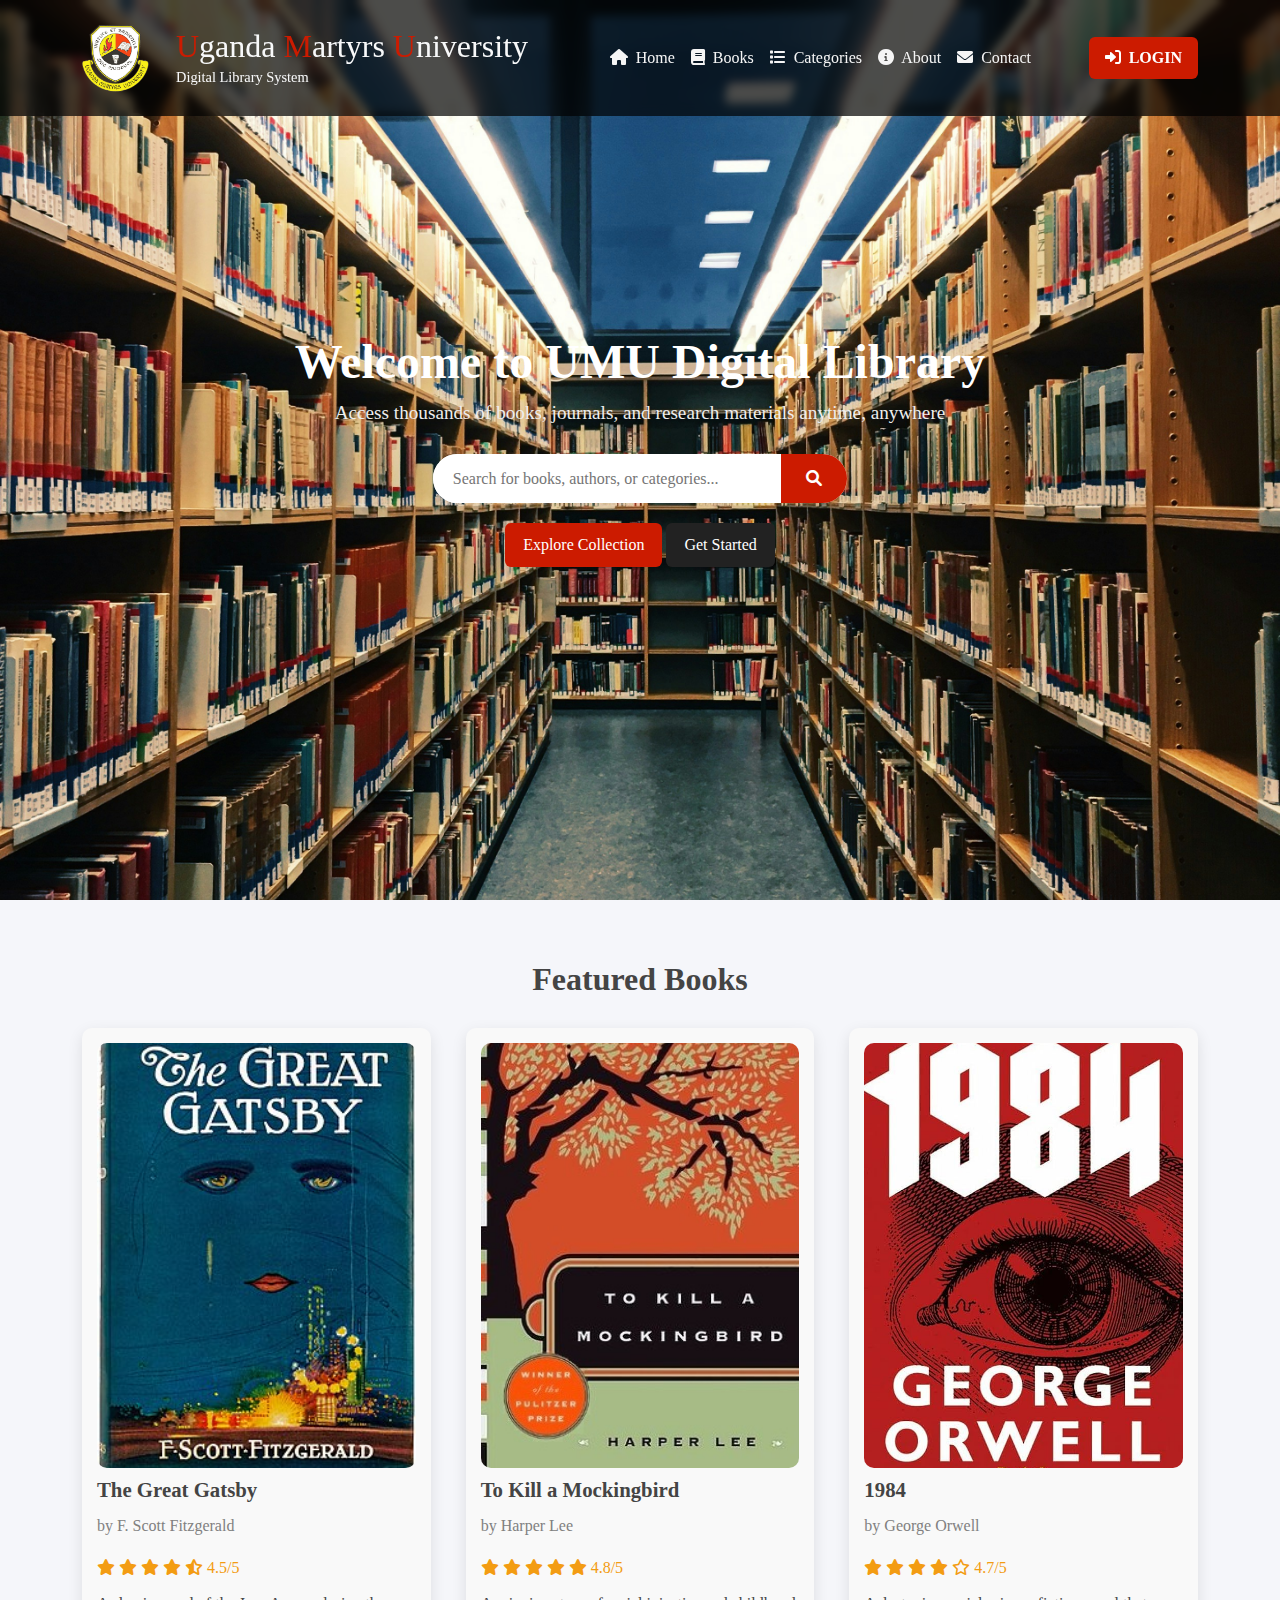
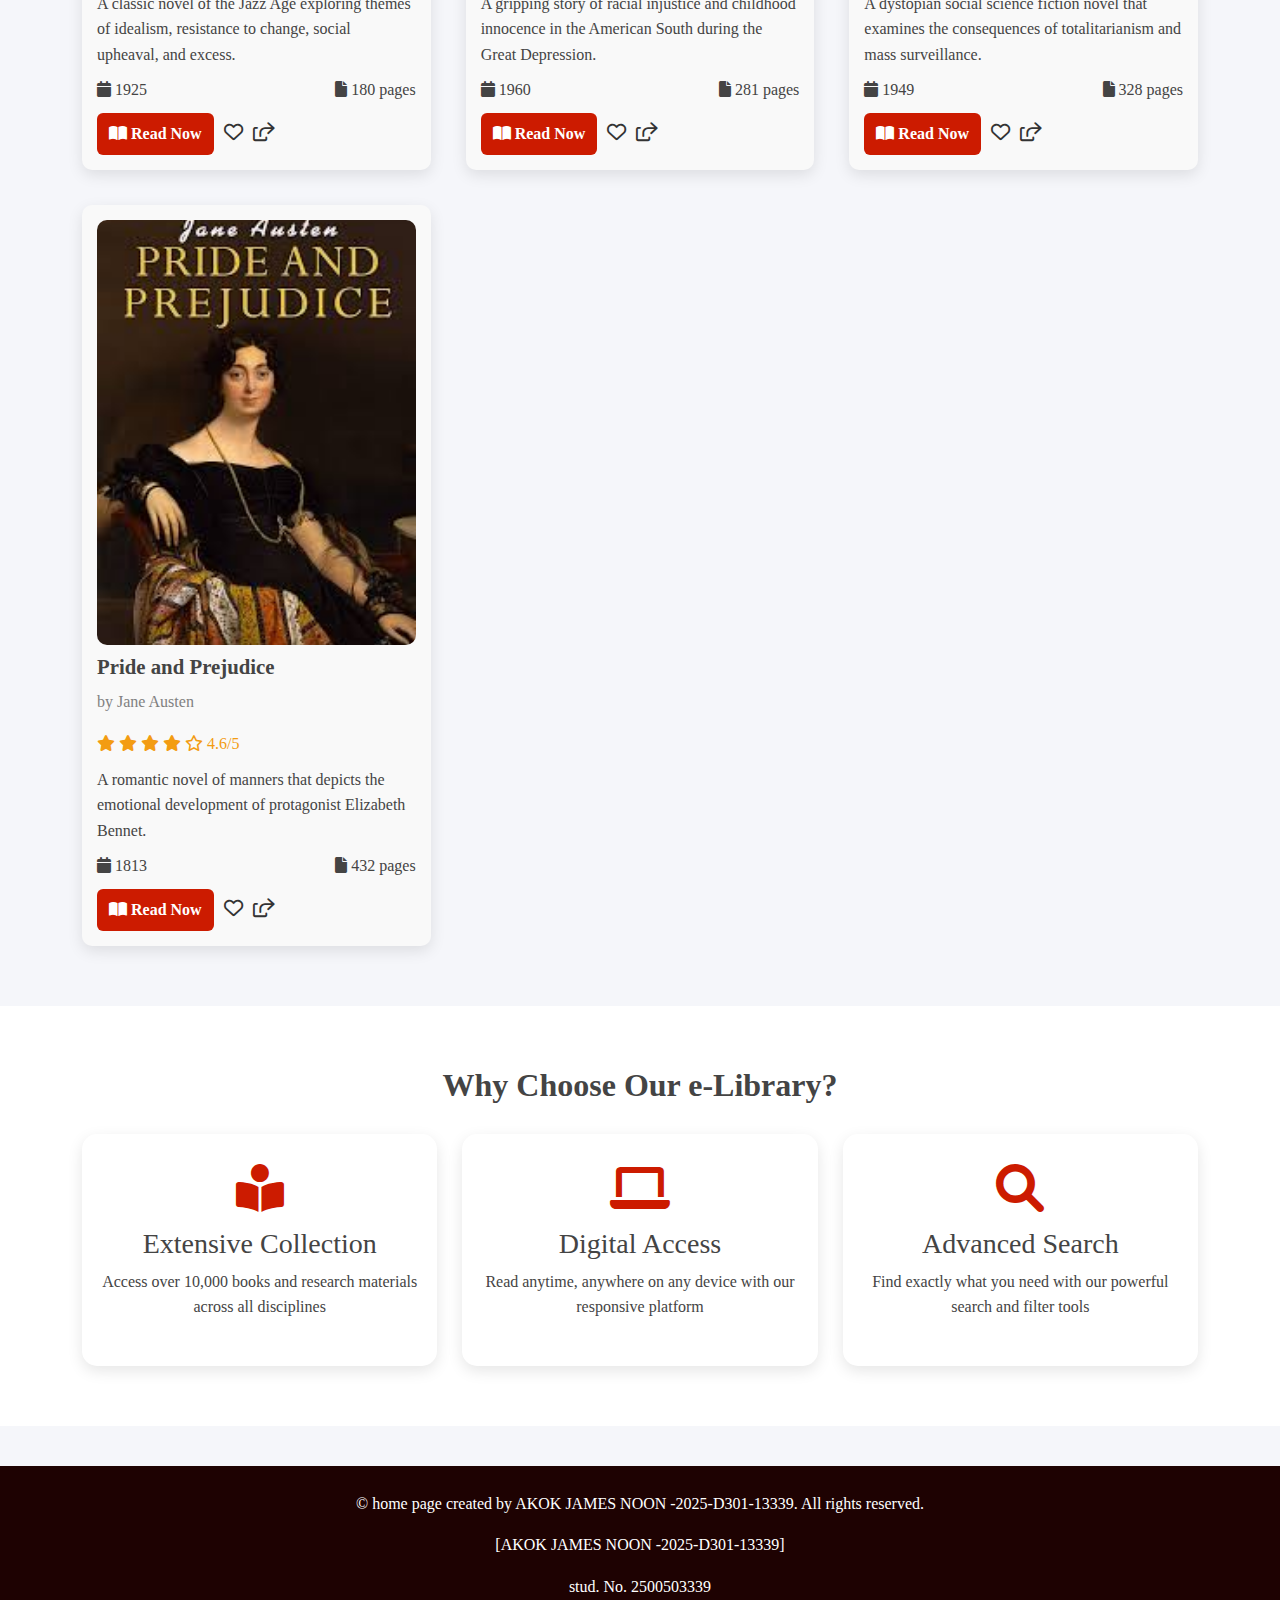
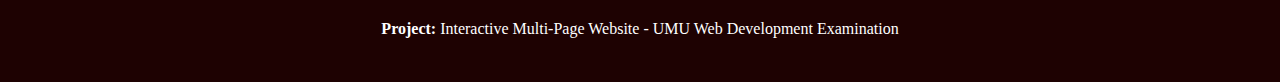
<file: index.html>
<!DOCTYPE html>
    <html lang="en">
    <head>
        <meta charset="UTF-8" />
        <meta name="viewport" content="width=device-width, initial-scale=1.0" />
        <title>UMU e-Library - Digital Learning Hub</title>
        <link href="https://cdn.jsdelivr.net/npm/bootstrap@5.3.3/dist/css/bootstrap.min.css" rel="stylesheet"/>
        <link rel="stylesheet" href="./home.css" />
        <link rel="stylesheet" href="https://cdnjs.cloudflare.com/ajax/libs/font-awesome/6.0.0/css/all.min.css"/>
    </head>

    <body>

    <!-- UMU NAVBAR  -->
    <header class="main-header">
        <nav class="navbar navbar-expand-lg navbar-dark">
            <div class="container">

                <!-- Logo -->
                <a class="navbar-brand d-flex align-items-center" href="index.html">
                    <img src="./images/umu logo.png" alt="UMU Logo" style="height: 70px; width: 70px;" class="me-2">
                </a>

                <!-- Center: University Name -->
                <div class="university-title d-none d-lg-block me-4">
                    <h2 class="mb-0 text-light">
                        <span class="highlight-initial">U</span>ganda
                        <span class="highlight-initial">M</span>artyrs
                        <span class="highlight-initial">U</span>niversity
                    </h2>
                    <p class="mb-0 text-light" style="font-size: 0.9rem;">Digital Library System</p>
                </div>

                <!-- Mobile Toggle -->
                <button class="navbar-toggler" type="button" data-bs-toggle="collapse" data-bs-target="#navbarNav">
                    <span class="navbar-toggler-icon"></span>
                </button>

                <!-- Right: Menu Items -->
                <div class="collapse navbar-collapse" id="navbarNav">
                    <ul class="navbar-nav mx-auto">
                        <li class="nav-item">
                            <a class="nav-link active" href="index.html"><i class="fas fa-home me-1"></i> Home</a>
                        </li>

                        <li class="nav-item">
                            <a class="nav-link" href="books.html"><i class="fas fa-book me-1"></i> Books</a>
                        </li>

                        <li class="nav-item">
                            <a class="nav-link" href="categories.html"><i class="fas fa-list me-1"></i> Categories</a>
                        </li>

                        <li class="nav-item">
                            <a class="nav-link" href="about.html"><i class="fas fa-info-circle me-1"></i> About</a>
                        </li>

                        <li class="nav-item">
                            <a class="nav-link" href="contact.html"><i class="fas fa-envelope me-1"></i> Contact</a>
                        </li>
                    </ul>

                    <!-- Right-most Red Login Button -->
                    <div class="d-flex">
                        <a href="login.html" class="btn btn-login" style="background-color: #CC1B00; color:white;">
                            <i class="fas fa-sign-in-alt me-1"></i> LOGIN
                        </a>
                    </div>
                </div>
            </div>
        </nav>
    </header>
    <!--  END NAVBAR  -->

    <main>
        <!--  HERO SECTION  -->
        <section class="hero">
            <div class="hero-content">
                <h1>Welcome to UMU Digital Library</h1>
                <p>Access thousands of books, journals, and research materials anytime, anywhere</p>

                <div class="search-container">
                    <div class="search-bar">
                        <input type="text" class="search-input" placeholder="Search for books, authors, or categories...">
                        <button class="search-btn">
                            <i class="fas fa-search"></i>
                        </button>
                    </div>
                </div>
                <div class="hero-buttons">
                    <a href="books.html" class="btn btn-primary">Explore Collection</a>
                    <a href="login.html" class="btn btn-secondary">Get Started</a>
                </div>
            </div>
        </section>
            <!-- FEATURED BOOKS  -->
            <section class="blog-section">
                <div class="container">
                    <h2 class="section-title">Featured Books</h2>
                    
                    <div class="blog-cards-grid">
                        <!-- CARD 1 - The Great Gatsby -->
                        <article class="blog-card">
                            <div class="card-image">
                                <img src="./images/The-Great-Gatsby.png" alt="The Great Gatsby Book Cover" class="book-cover-img">
                            </div>
                            
                            <div class="card-content">
                                <h3 class="card-title">The Great Gatsby</h3>
                                <p class="card-author">by F. Scott Fitzgerald</p>
                                
                                <div class="card-rating">
                                    <i class="fas fa-star"></i>
                                    <i class="fas fa-star"></i>
                                    <i class="fas fa-star"></i>
                                    <i class="fas fa-star"></i>
                                    <i class="fas fa-star-half-alt"></i>
                                    <span class="rating-text">4.5/5</span>
                                </div>
                                
                                <p class="card-excerpt">A classic novel of the Jazz Age exploring themes of idealism, resistance to change, social upheaval, and excess.</p>
                                
                                <div class="card-meta">
                                    <span class="meta-item">
                                        <i class="fas fa-calendar"></i>
                                        1925
                                    </span>
                                    <span class="meta-item">
                                        <i class="fas fa-file"></i>
                                        180 pages
                                    </span>
                                </div>
                                
                                <div class="card-actions">
                                    <a href="login.html" class="read-btn">
                                        <i class="fas fa-book-open"></i> Read Now
                                    </a>
                                    <div class="action-buttons">
                                        <button class="icon-btn" title="Add to favorites">
                                            <i class="far fa-heart"></i>
                                        </button>
                                        <button class="icon-btn" title="Share book">
                                            <i class="far fa-share-square"></i>
                                        </button>
                                    </div>
                                </div>
                            </div>
                        </article>
                        <!-- CARD 2 - To Kill a Mockingbird -->
                        <article class="blog-card">
                            <div class="card-image">
                                <img src="./images/to kill a mocking bird.jpg" alt="To Kill a Mockingbird Book Cover" class="book-cover-img">
                            </div>
                            
                            <div class="card-content">
                                <h3 class="card-title">To Kill a Mockingbird</h3>
                                <p class="card-author">by Harper Lee</p>
                                
                                <div class="card-rating">
                                    <i class="fas fa-star"></i>
                                    <i class="fas fa-star"></i>
                                    <i class="fas fa-star"></i>
                                    <i class="fas fa-star"></i>
                                    <i class="fas fa-star"></i>
                                    <span class="rating-text">4.8/5</span>
                                </div>
                                
                                <p class="card-excerpt">A gripping story of racial injustice and childhood innocence in the American South during the Great Depression.</p>
                                
                                <div class="card-meta">
                                    <span class="meta-item">
                                        <i class="fas fa-calendar"></i>
                                        1960
                                    </span>
                                    <span class="meta-item">
                                        <i class="fas fa-file"></i>
                                        281 pages
                                    </span>
                                </div>
                                
                                <div class="card-actions">
                                    <a href="login.html" class="read-btn">
                                        <i class="fas fa-book-open"></i> Read Now
                                    </a>
                                    <div class="action-buttons">
                                        <button class="icon-btn" title="Add to favorites">
                                            <i class="far fa-heart"></i>
                                        </button>
                                        <button class="icon-btn" title="Share book">
                                            <i class="far fa-share-square"></i>
                                        </button>
                                    </div>
                                </div>
                            </div>
                        </article>
                        <!-- CARD 3 - 1984 -->
                        <article class="blog-card">
                            <div class="card-image">
                                <img src="images/1984.jpg" alt="1984 Book Cover" class="book-cover-img">
                            </div>
                            
                            <div class="card-content">
                                <h3 class="card-title">1984</h3>
                                <p class="card-author">by George Orwell</p>
                                
                                <div class="card-rating">
                                    <i class="fas fa-star"></i>
                                    <i class="fas fa-star"></i>
                                    <i class="fas fa-star"></i>
                                    <i class="fas fa-star"></i>
                                    <i class="far fa-star"></i>
                                    <span class="rating-text">4.7/5</span>
                                </div>
                                
                                <p class="card-excerpt">A dystopian social science fiction novel that examines the consequences of totalitarianism and mass surveillance.</p>
                                
                                <div class="card-meta">
                                    <span class="meta-item">
                                        <i class="fas fa-calendar"></i>
                                        1949
                                    </span>
                                    <span class="meta-item">
                                        <i class="fas fa-file"></i>
                                        328 pages
                                    </span>
                                </div>
                                
                                <div class="card-actions">
                                    <a href="login.html" class="read-btn">
                                        <i class="fas fa-book-open"></i> Read Now
                                    </a>
                                    <div class="action-buttons">
                                        <button class="icon-btn" title="Add to favorites">
                                            <i class="far fa-heart"></i>
                                        </button>
                                        <button class="icon-btn" title="Share book">
                                            <i class="far fa-share-square"></i>
                                        </button>
                                    </div>
                                </div>
                            </div>
                        </article>
                        <!-- CARD 4 - Pride and Prejudice -->
                        <article class="blog-card">
                            <div class="card-image">
                                <img src="./images/pride and prejudice.jpeg" alt="Pride and Prejudice Book Cover" class="book-cover-img">
                            </div>
                            <div class="card-content">
                                <h3 class="card-title">Pride and Prejudice</h3>
                                <p class="card-author">by Jane Austen</p>
                                
                                <div class="card-rating">
                                    <i class="fas fa-star"></i>
                                    <i class="fas fa-star"></i>
                                    <i class="fas fa-star"></i>
                                    <i class="fas fa-star"></i>
                                    <i class="far fa-star"></i>
                                    <span class="rating-text">4.6/5</span>
                                </div>
                                <p class="card-excerpt">A romantic novel of manners that depicts the emotional development of protagonist Elizabeth Bennet.</p>
                                <div class="card-meta">
                                    <span class="meta-item">
                                        <i class="fas fa-calendar"></i>
                                        1813
                                    </span>
                                    <span class="meta-item">
                                        <i class="fas fa-file"></i>
                                        432 pages
                                    </span>
                                </div>
                                <div class="card-actions">
                                    <a href="login.html" class="read-btn">
                                        <i class="fas fa-book-open"></i> Read Now
                                    </a>
                                    <div class="action-buttons">
                                        <button class="icon-btn" title="Add to favorites">
                                            <i class="far fa-heart"></i>
                                        </button>
                                        <button class="icon-btn" title="Share book">
                                            <i class="far fa-share-square"></i>
                                        </button>
                                    </div>
                                </div>
                            </div>
                        </article>
                    </div>
                </div>
            </section>
        <!-- FEATURES SECTION -->
            <section class="features-section">
                <div class="container">
                    <h2 class="section-title">Why Choose Our e-Library?</h2>
                    <div class="features-grid">
                        <div class="feature-card">
                            <i class="fas fa-book-reader feature-icon"></i>
                            <h3>Extensive Collection</h3>
                            <p>Access over 10,000 books and research materials across all disciplines</p>
                        </div>

                        <div class="feature-card">
                            <i class="fas fa-laptop feature-icon"></i>
                            <h3>Digital Access</h3>
                            <p>Read anytime, anywhere on any device with our responsive platform</p>
                        </div>

                        <div class="feature-card">
                            <i class="fas fa-search feature-icon"></i>
                            <h3>Advanced Search</h3>
                            <p>Find exactly what you need with our powerful search and filter tools</p>
                        </div>
                    </div>
                </div>
            </section>
        </main>
        <footer class="footer">
            <div class="container">
                <div class="footer-content">
                    <p>&copy; home page created by AKOK JAMES NOON -2025-D301-13339. All rights reserved.</p>
                    <div class="student-details">
                        </strong> [AKOK JAMES NOON -2025-D301-13339]</p> </strong>stud. No. 2500503339</p>
                        <p><strong>Project:</strong> Interactive Multi-Page Website - UMU Web Development Examination</p>
                    </div>
                </div>
            </div>
        </footer>
        <script src="https://cdn.jsdelivr.net/npm/bootstrap@5.3.3/dist/js/bootstrap.bundle.min.js"></script>
        <script src="./home.js"></script>
    </body>
    </html>
</file>
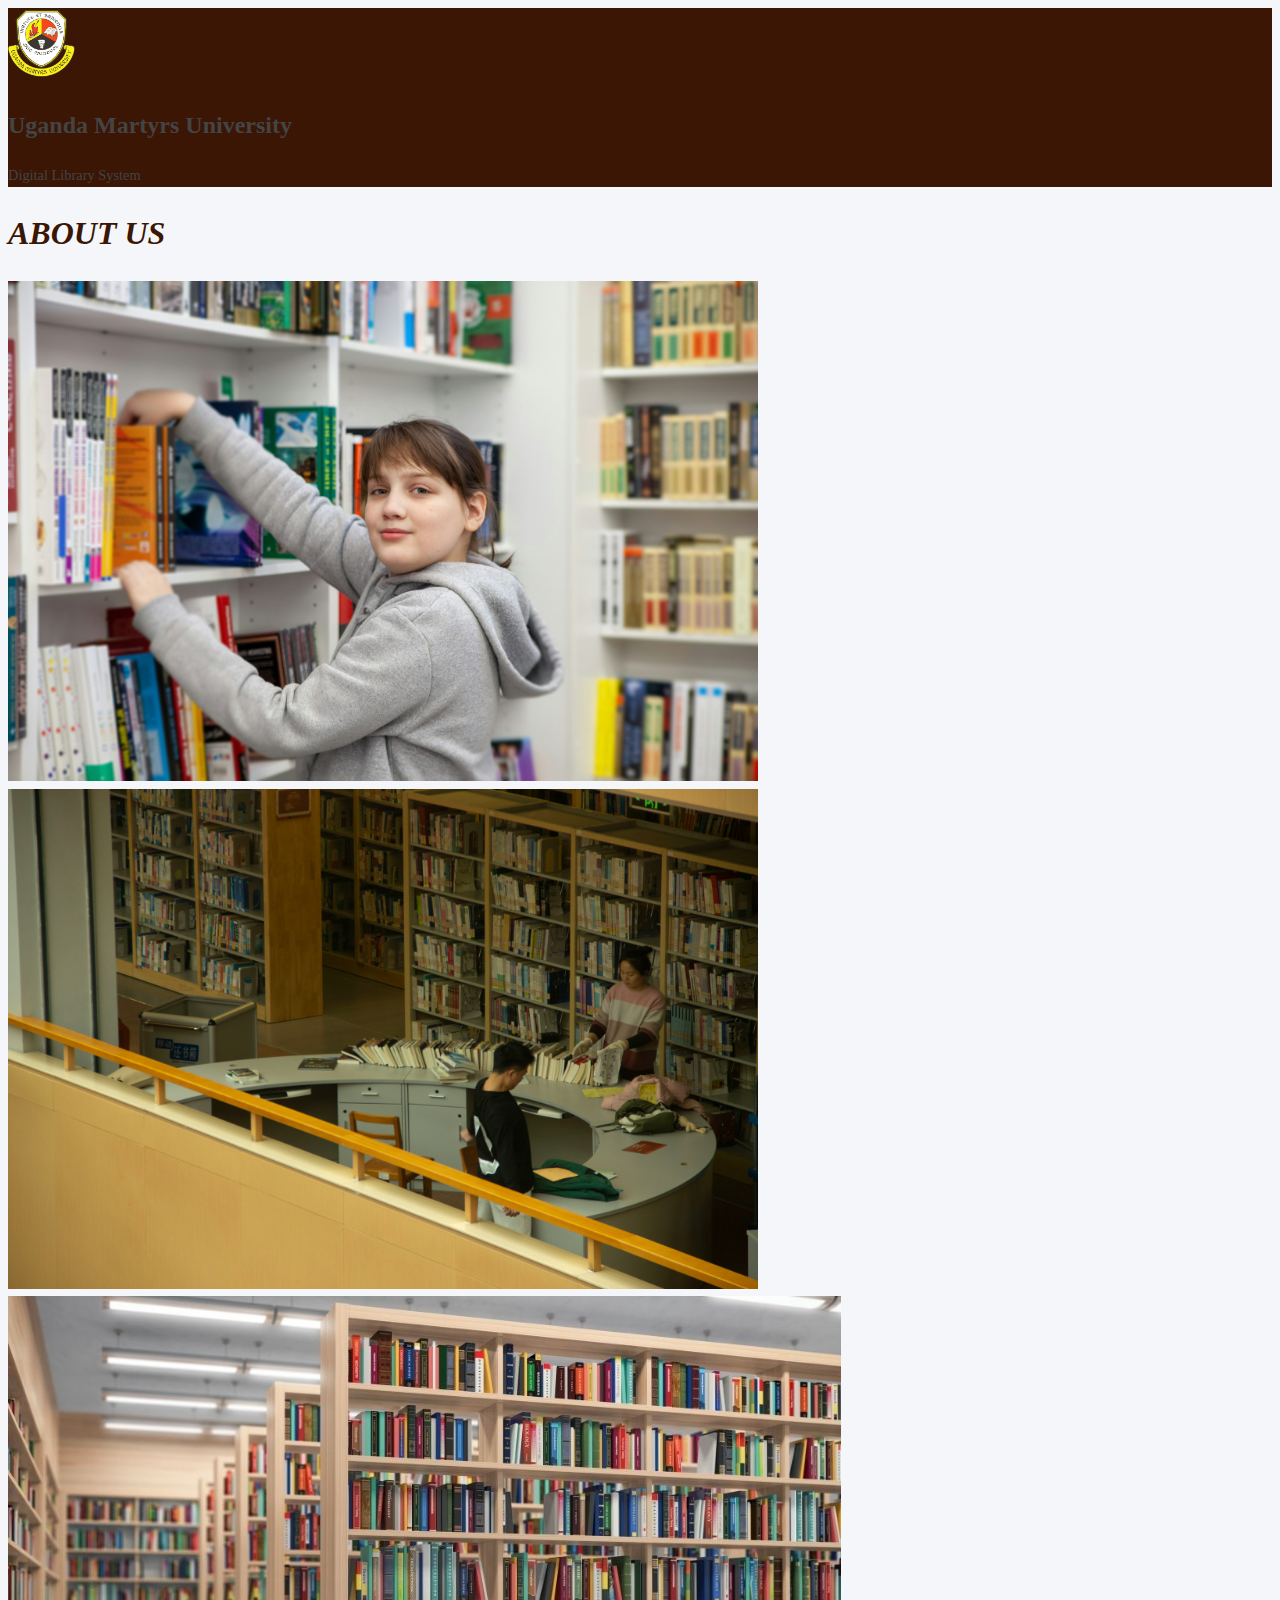
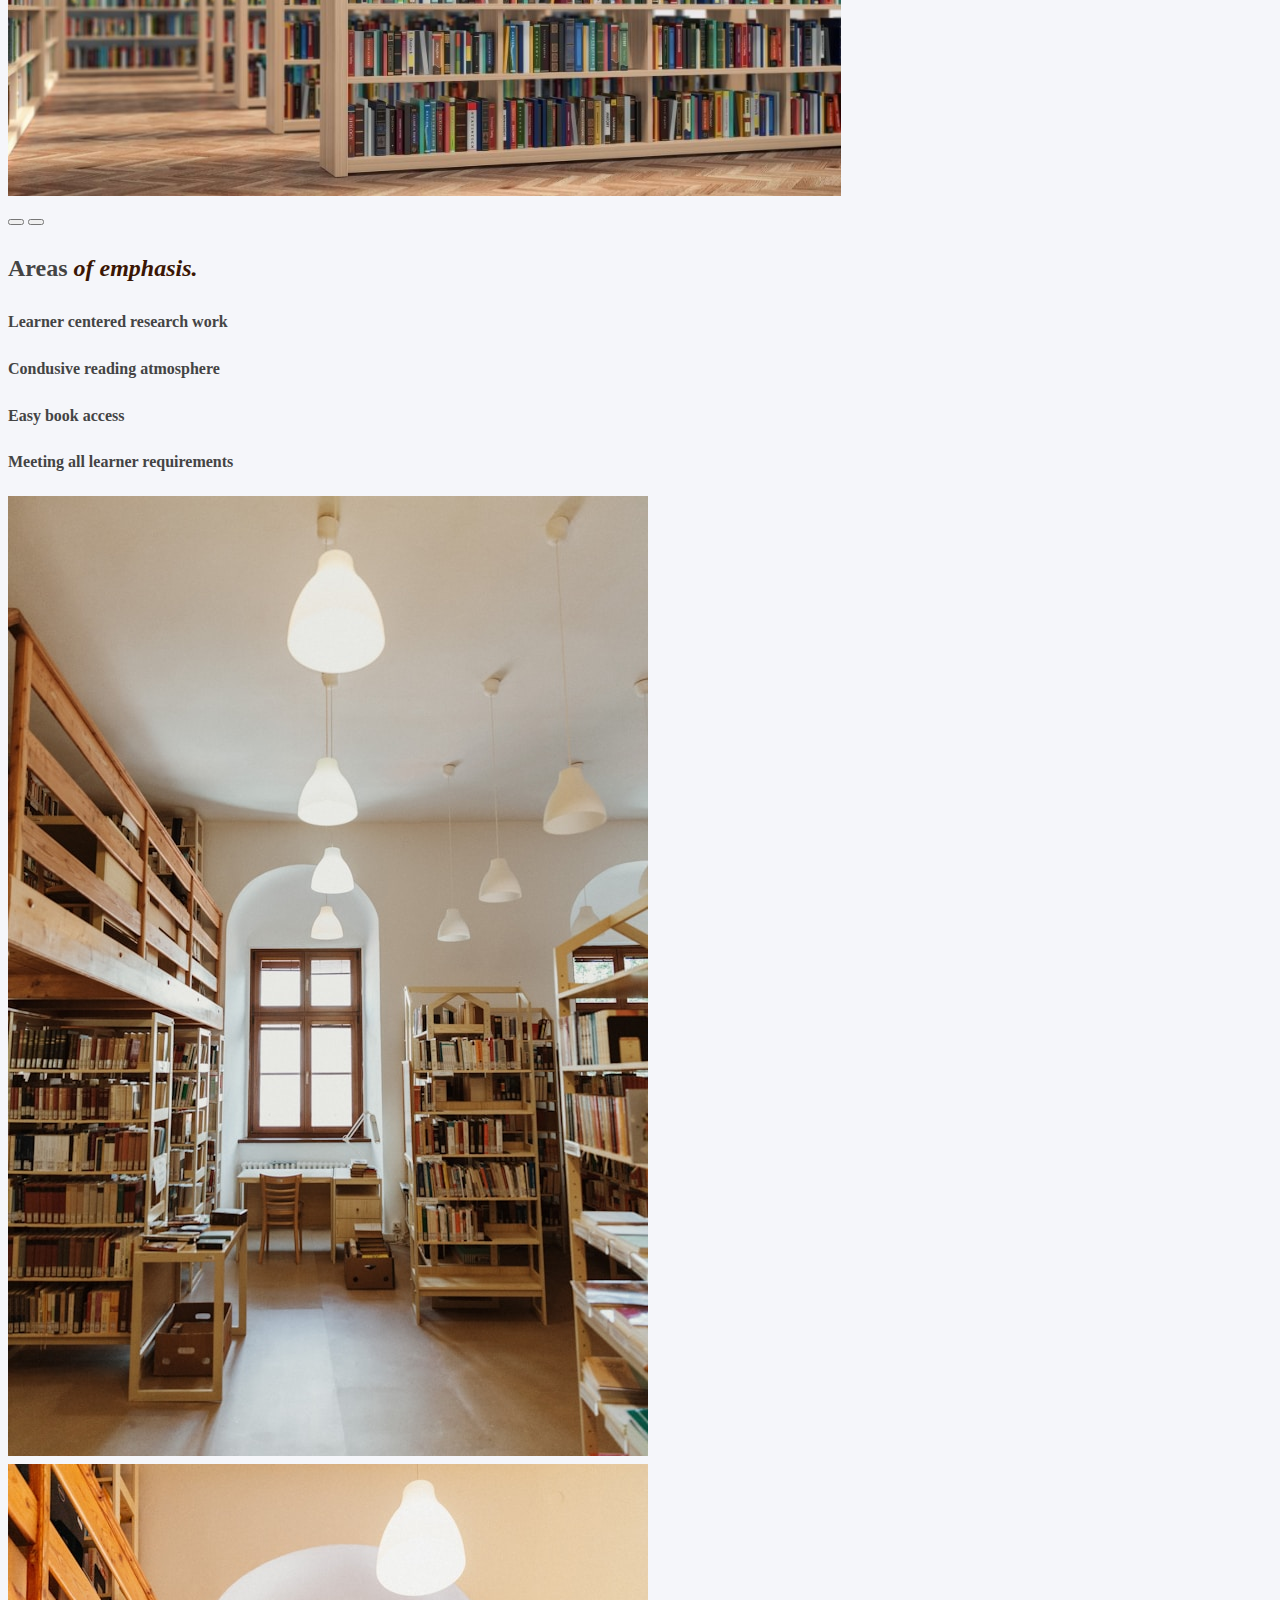
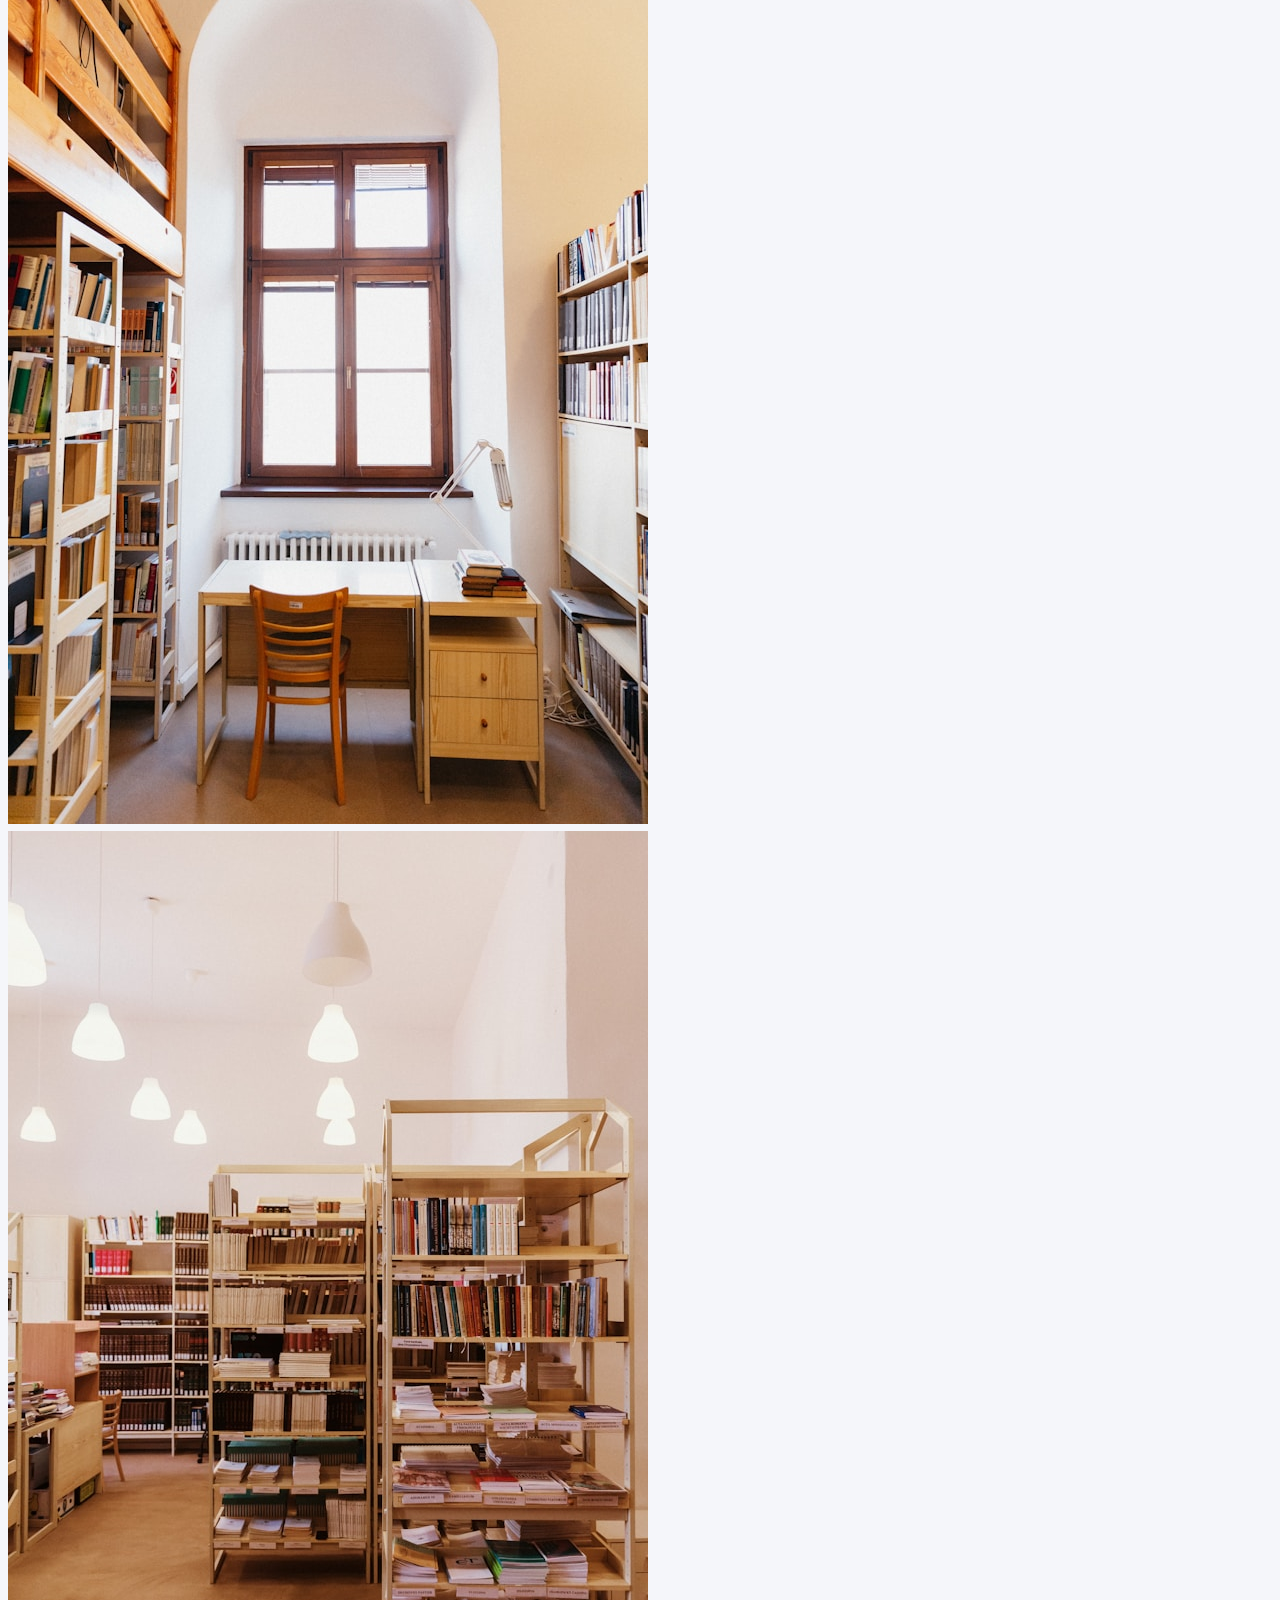
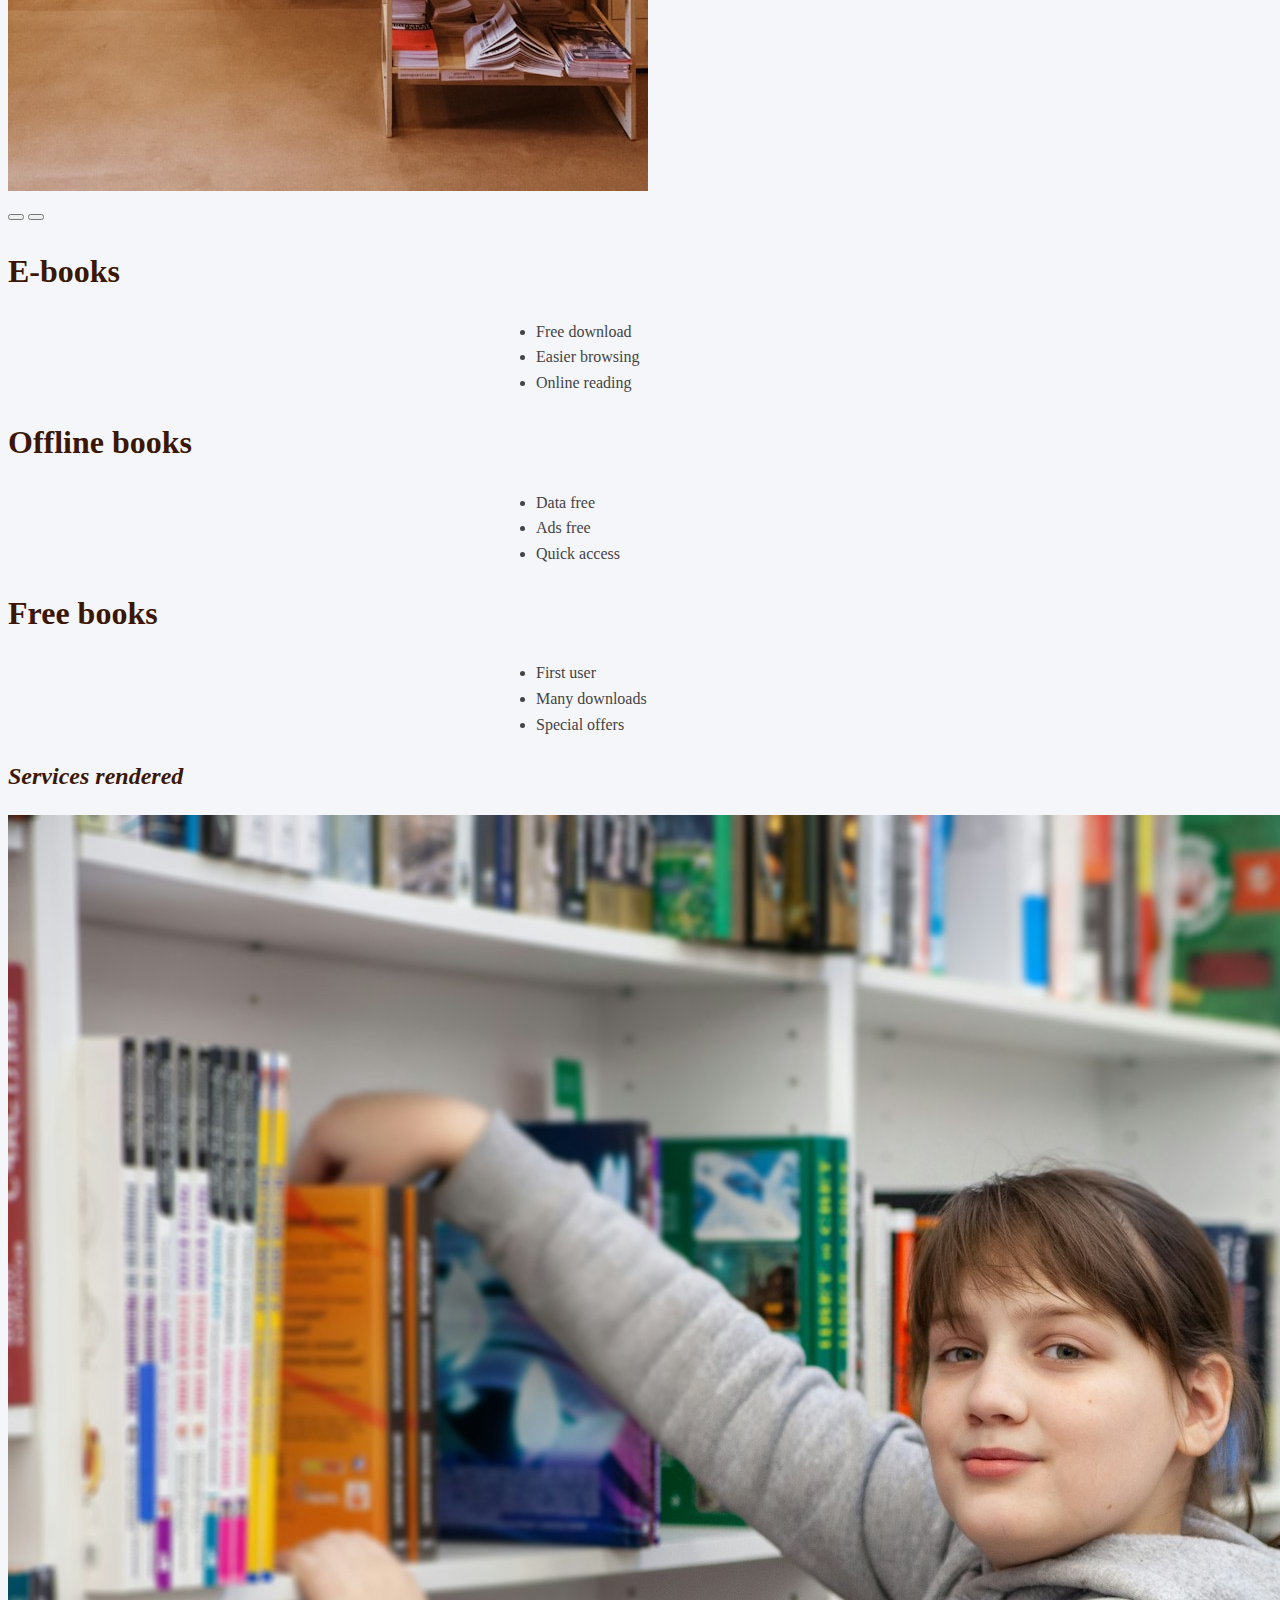
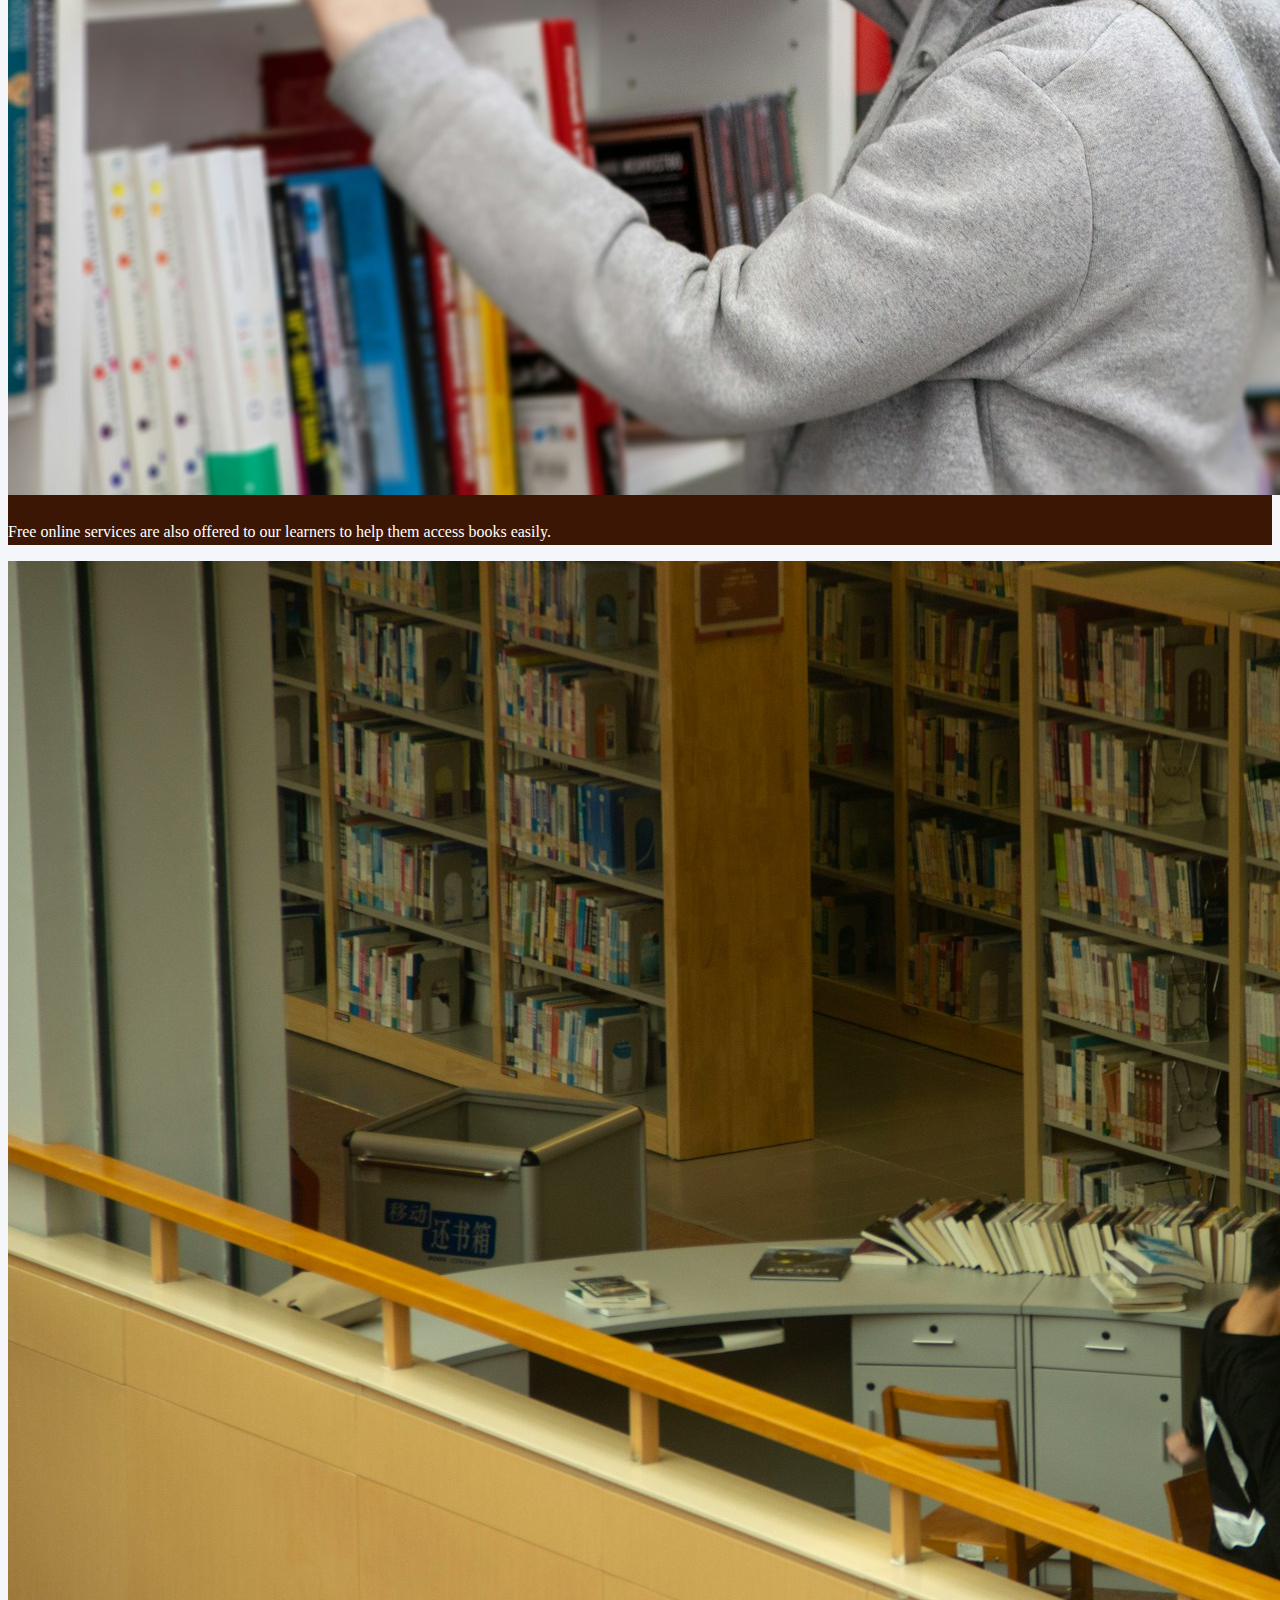
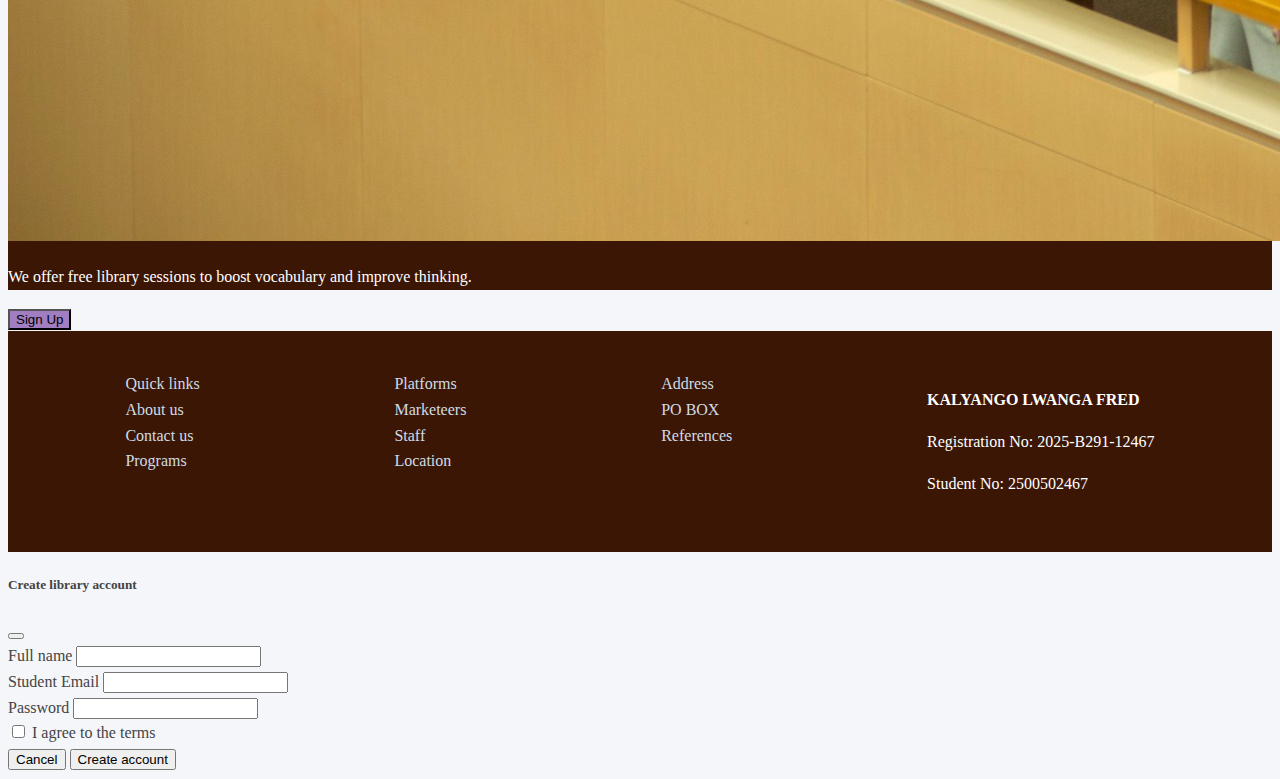
<file: about.html>
<!doctype html>
<html lang="en">

<head>
  <meta charset="utf-8">
  <meta name="viewport" content="width=device-width, initial-scale=1">
  <title>UMU DIGITAL LIBRARY</title>

  <!-- Bootstrap -->
  <link href="https://cdn.jsdelivr.net/npm/bootstrap@5.3.8/dist/css/bootstrap.min.css" rel="stylesheet"
    integrity="sha384-sRIl4kxILFvY47J16cr9ZwB07vP4J8+LH7qKQnuqkuIAvNWLzeN8tE5YBujZqJLB" crossorigin="anonymous">

  <!-- Custom CSS -->
  <link rel="stylesheet" href="about.css">
</head>

<body>

  <!-- UMU NAVBAR -->
  <header class="main-header">
    <nav class="navbar navbar-expand-lg navbar-dark">
      <div class="container">

        <!-- Logo -->
        <a class="navbar-brand d-flex align-items-center" href="index.html">
          <img src="./images/umu logo.png" alt="UMU Logo" style="height: 70px; width: 70px;" class="me-2">
        </a>

        <!-- University Name -->
        <div class="university-title d-none d-lg-block me-4">
          <h2 class="mb-0 text-light">
            <span class="highlight-initial">U</span>ganda
            <span class="highlight-initial">M</span>artyrs
            <span class="highlight-initial">U</span>niversity
          </h2>
          <p class="mb-0 text-light" style="font-size: 0.9rem;">Digital Library System</p>
        </div>

      </div>
    </nav>
  </header>


  <!-- ABOUT SECTION -->
  <section id="about" class="text-center py-4">
    <div class="container">
      <h1 class="section-title"><i>ABOUT US</i></h1>
    </div>
  </section>


  <!-- Main Carousel -->
  <div id="carouselExampleRide" class="carousel slide" data-bs-ride="carousel">
    <div class="carousel-inner">
      <div class="carousel-item active">
        <img src="images/assistant 1.jpg" class="d-block w-100 carousel-img img-fluid" alt="">
      </div>
      <div class="carousel-item">
        <img src="images/assistant 2.jpg" class="d-block w-100 carousel-img img-fluid" alt="">
      </div>
      <div class="carousel-item">
        <img src="images/library 4.jpg" class="d-block w-100 carousel-img img-fluid" alt="">
      </div>
    </div>

    <button class="carousel-control-prev" type="button" data-bs-target="#carouselExampleRide" data-bs-slide="prev">
      <span class="carousel-control-prev-icon"></span>
    </button>

    <button class="carousel-control-next" type="button" data-bs-target="#carouselExampleRide" data-bs-slide="next">
      <span class="carousel-control-next-icon"></span>
    </button>
  </div>


  <!-- AREAS OF EMPHASIS -->
  <div class="us container py-5">
    <div class="row align-items-center">

      <div class="col-md-6 woman">
        <h2>Areas <span class="highlight"><i>of emphasis.</i></span></h2>
        <ul>
          <li><h4>Learner centered research work</h4></li>
          <li><h4>Condusive reading atmosphere</h4></li>
          <li><h4>Easy book access</h4></li>
          <li><h4>Meeting all learner requirements</h4></li>
        </ul>
      </div>

      <!-- Side Carousel -->
      <div class="col-md-6 man">
        <div id="carouselExampleAutoplaying" class="carousel slide" data-bs-ride="carousel">
          <div class="carousel-inner">
            <div class="carousel-item active">
              <img src="images/slide 1.jpg" class="d-block w-100 img-fluid" alt="">
            </div>
            <div class="carousel-item">
              <img src="images/slide 2.jpg" class="d-block w-100 img-fluid" alt="">
            </div>
            <div class="carousel-item">
              <img src="images/slide 3.jpg" class="d-block w-100 img-fluid" alt="">
            </div>
          </div>

          <button class="carousel-control-prev" type="button" data-bs-target="#carouselExampleAutoplaying"
            data-bs-slide="prev">
            <span class="carousel-control-prev-icon"></span>
          </button>

          <button class="carousel-control-next" type="button" data-bs-target="#carouselExampleAutoplaying"
            data-bs-slide="next">
            <span class="carousel-control-next-icon"></span>
          </button>
        </div>
      </div>

    </div>
  </div>


  <!-- MORE OPTIONS -->
  <div class="more container text-center py-5">
    <div class="row g-4">

      <div class="col-md-4">
        <h1 class="highlight">E-books</h1>
        <div class="card card-box">
          <ul class="list-group list-group-flush">
            <li class="list-group-item">Free download</li>
            <li class="list-group-item">Easier browsing</li>
            <li class="list-group-item">Online reading</li>
          </ul>
        </div>
      </div>

      <div class="col-md-4">
        <h1 class="highlight">Offline books</h1>
        <div class="card card-box">
          <ul class="list-group list-group-flush">
            <li class="list-group-item">Data free</li>
            <li class="list-group-item">Ads free</li>
            <li class="list-group-item">Quick access</li>
          </ul>
        </div>
      </div>

      <div class="col-md-4">
        <h1 class="highlight">Free books</h1>
        <div class="card card-box">
          <ul class="list-group list-group-flush">
            <li class="list-group-item">First user</li>
            <li class="list-group-item">Many downloads</li>
            <li class="list-group-item">Special offers</li>
          </ul>
        </div>
      </div>

    </div>
  </div>


  <!-- SERVICES -->
  <section id="services" class="py-4">
    <div class="container">
      <h2 class="section-title text-center"><i>Services rendered</i></h2>

      <div class="row g-4 mt-3">

        <div class="col-md-6 col-lg-4">
          <div class="card h-100 service-card">
            <img src="images/assistant 1.jpg" class="card-img-top" style="height: 60%;" alt="">
            <div class="card-body">
              <p class="card-text">Free online services are also offered to our learners to help them access books easily.</p>
            </div>
          </div>
        </div>

        <div class="col-md-6 col-lg-4">
          <div class="card h-100 service-card">
            <img src="images/assistant 2.jpg" class="card-img-top" style="height: 60%;" alt="">
            <div class="card-body">
              <p class="card-text">We offer free library sessions to boost vocabulary and improve thinking.</p>
            </div>
          </div>
        </div>

      </div>
    </div>
  </section>


  <!-- SIGN UP BUTTON -->
  <div class="text-center my-4">
    <button type="button" class="btn btn-light btn-sm signup-btn"
      data-bs-toggle="modal" data-bs-target="#signupModal">
      Sign Up
    </button>
  </div>


  <!-- FOOTER -->
  <footer class="footer">
    <div class="div1">
      <a href="">Quick links</a><br>
      <a href="">About us</a><br>
      <a href="">Contact us</a><br>
      <a href="">Programs</a><br>
    </div>

    <div class="div2">
      <a href="">Platforms</a><br>
      <a href="">Marketeers</a><br>
      <a href="">Staff</a><br>
      <a href="">Location</a><br>
    </div>

    <div class="div3">
      <a href="">Address</a><br>
      <a href="">PO BOX</a><br>
      <a href="">References</a><br>
    </div>
    
    <!-- STUDENT INFORMATION -->
    <div class="student-info">
      <p><strong>KALYANGO LWANGA FRED</strong></p>
      <p>Registration No: 2025-B291-12467</p>
      <p>Student No: 2500502467</p>
    </div>
  </footer>


  <!-- SIGNUP MODAL -->
  <div class="modal fade" id="signupModal" tabindex="-1">
    <div class="modal-dialog modal-dialog-centered">
      <div class="modal-content">

        <form id="signupForm" action="#" method="post">
          <div class="modal-header">
            <h5 class="modal-title">Create library account</h5>
            <button type="button" class="btn-close" data-bs-dismiss="modal"></button>
          </div>

          <div class="modal-body">
            <div class="mb-3">
              <label class="form-label">Full name</label>
              <input type="text" class="form-control" name="name" required>
            </div>

            <div class="mb-3">
              <label class="form-label">Student Email</label>
              <input type="email" class="form-control" name="email" required>
            </div>

            <div class="mb-3">
              <label class="form-label">Password</label>
              <input type="password" class="form-control" name="password" required minlength="6">
            </div>

            <div class="form-check">
              <input class="form-check-input" type="checkbox" required>
              <label class="form-check-label">I agree to the terms</label>
            </div>
          </div>

          <div class="modal-footer">
            <button type="button" class="btn btn-secondary btn-sm" data-bs-dismiss="modal">Cancel</button>
            <button type="submit" class="btn btn-primary btn-sm">Create account</button>
          </div>

        </form>

      </div>
    </div>
  </div>


  <!-- JS -->
  <script src="https://cdn.jsdelivr.net/npm/bootstrap@5.3.8/dist/js/bootstrap.bundle.min.js"
    integrity="sha384-FKyoEForCGlyvwx9Hj09JcYn3nv7wiPVlz7YYwJrWVcXK/BmnVDxM+D2scQbITxI"
    crossorigin="anonymous"></script>

</body>

</html>
</file>
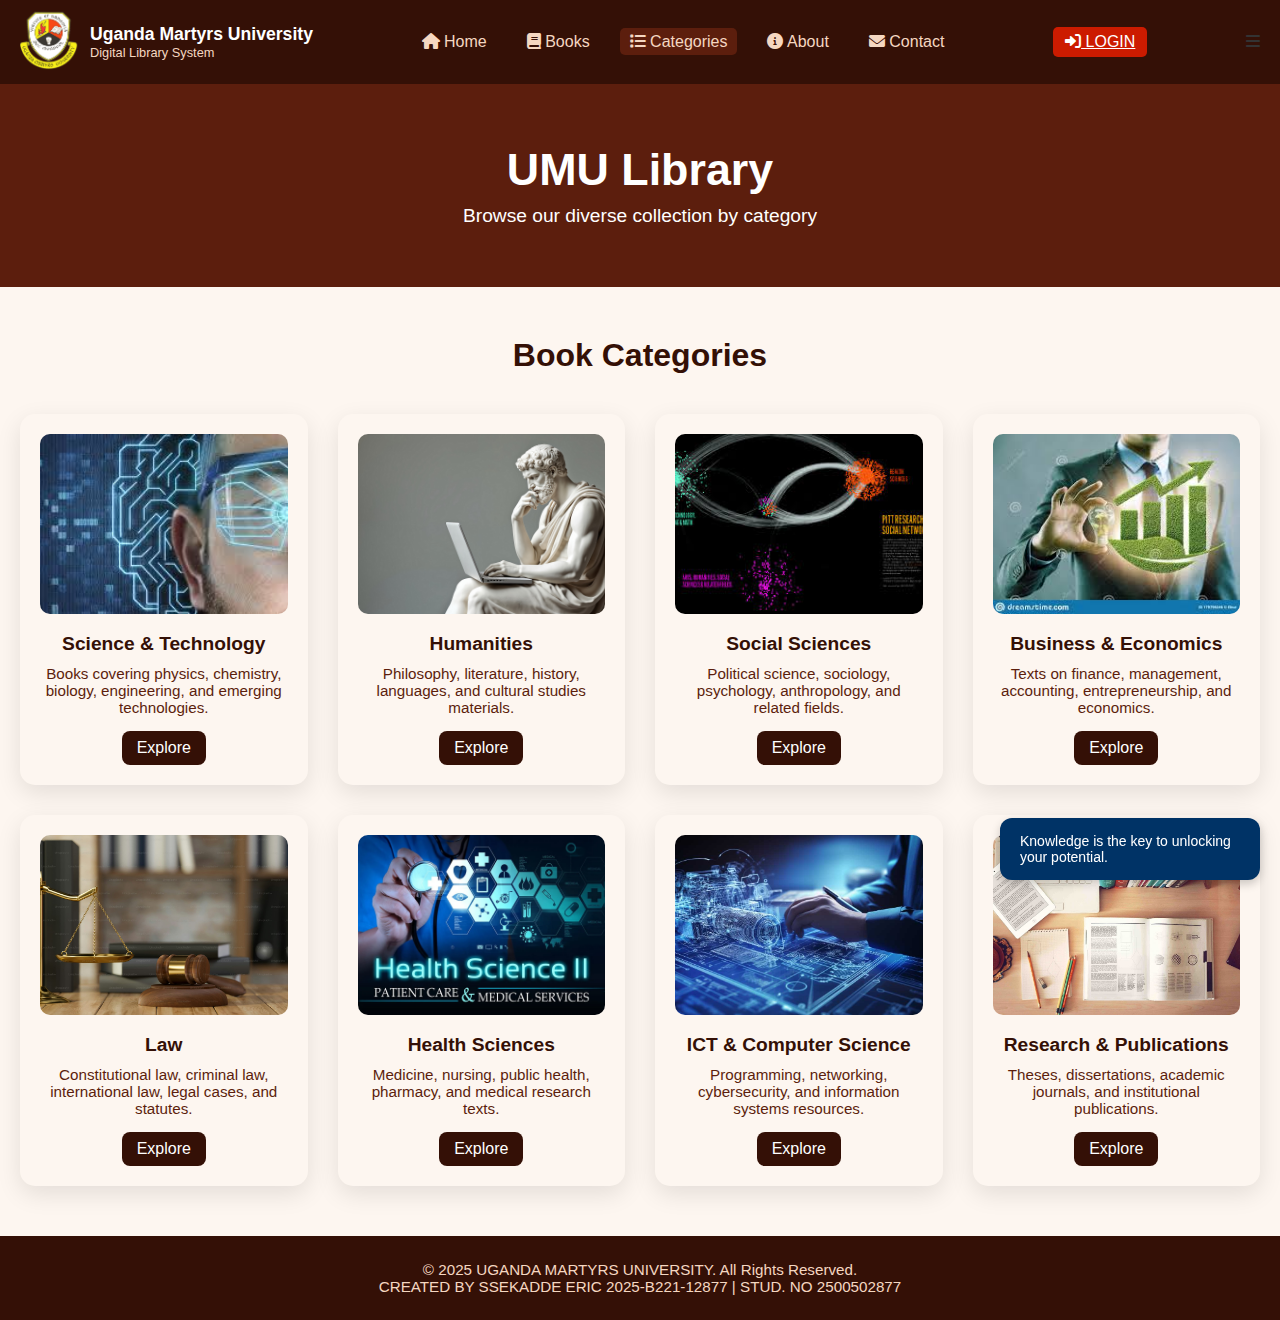
<file: categories.html>
<!DOCTYPE html>
<html lang="en">
<head>
    <meta charset="UTF-8">
    <meta name="viewport" content="width=device-width, initial-scale=1.0">
    <title>UMU Library - Categories</title>
    <link rel="stylesheet" href="categories.css">
    <link href="https://cdnjs.cloudflare.com/ajax/libs/font-awesome/6.0.0/css/all.min.css" rel="stylesheet"/>
</head>
<body>

<header class="navbar-container">
    <nav class="navbar">
        <div class="logo">
            <a href="index.html">
                <img src="./images/umu logo.png" alt="UMU Logo">
            </a>
            <div class="university-name">
                <h2>Uganda Martyrs University</h2>
                <p>Digital Library System</p>
            </div>
        </div>

        <ul class="nav-links" id="navLinks">
            <li><a href="index.html"><i class="fas fa-home"></i> Home</a></li>
            <li><a href="books/book.html"><i class="fas fa-book"></i> Books</a></li>
            <li><a class="active" href="categories.html"><i class="fas fa-list"></i> Categories</a></li>
            <li><a href="about.html"><i class="fas fa-info-circle"></i> About</a></li>
            <li><a href="contact.html"><i class="fas fa-envelope"></i> Contact</a></li>
        </ul>

        <a href="login.html" class="btn-login"><i class="fas fa-sign-in-alt"></i> LOGIN</a>
        <span class="menu-toggle" id="menuToggle"><i class="fas fa-bars"></i></span>
    </nav>
</header>

<section class="page-header">
    <h1>UMU Library</h1>
    <p class="subtitle">Browse our diverse collection by category</p>
</section>

<section class="categories-section">
    <h2 class="section-title">Book Categories</h2>
    <div class="grid">
        <div class="card">
            <img src="./images/science.jpeg" alt="Science & Technology">
            <h3>Science & Technology</h3>
            <p>Books covering physics, chemistry, biology, engineering, and emerging technologies.</p>
            <a href="books/book.html" class="btn-card">Explore</a>
        </div>

        <div class="card">
            <img src="./images/humanities.jpeg" alt="Humanities">
            <h3>Humanities</h3>
            <p>Philosophy, literature, history, languages, and cultural studies materials.</p>
            <a href="books/book.html" class="btn-card">Explore</a>
        </div>

        <div class="card">
            <img src="./images/social.jpeg" alt="Social Sciences">
            <h3>Social Sciences</h3>
            <p>Political science, sociology, psychology, anthropology, and related fields.</p>
            <a href="books/book.html" class="btn-card">Explore</a>
        </div>

        <div class="card">
            <img src="./images/economics.jpeg" alt="Business & Economics">
            <h3>Business & Economics</h3>
            <p>Texts on finance, management, accounting, entrepreneurship, and economics.</p>
            <a href="books/book.html" class="btn-card">Explore</a>
        </div>

        <div class="card">
            <img src="./images/law.jpeg" alt="Law">
            <h3>Law</h3>
            <p>Constitutional law, criminal law, international law, legal cases, and statutes.</p>
            <a href="books/book.html" class="btn-card">Explore</a>
        </div>

        <div class="card">
            <img src="./images/Health.webp" alt="Health Sciences">
            <h3>Health Sciences</h3>
            <p>Medicine, nursing, public health, pharmacy, and medical research texts.</p>
            <a href="books/book.html" class="btn-card">Explore</a>
        </div>

        <div class="card">
            <img src="./images/computer.jpg" alt="ICT & Computer Science">
            <h3>ICT & Computer Science</h3>
            <p>Programming, networking, cybersecurity, and information systems resources.</p>
            <a href="books/book.html" class="btn-card">Explore</a>
        </div>

        <div class="card">
            <img src="./images/research.jpeg" alt="Research & Publications">
            <h3>Research & Publications</h3>
            <p>Theses, dissertations, academic journals, and institutional publications.</p>
            <a href="books/book.html" class="btn-card">Explore</a>
        </div>
    </div>
</section>

<footer>
    <p>&copy; 2025 UGANDA MARTYRS UNIVERSITY. All Rights Reserved.</p>
    <p>CREATED BY SSEKADDE ERIC 2025-B221-12877 | STUD. NO 2500502877</p>
</footer>

<script src="./categories.js"></script>

</body>
</html>
</file>
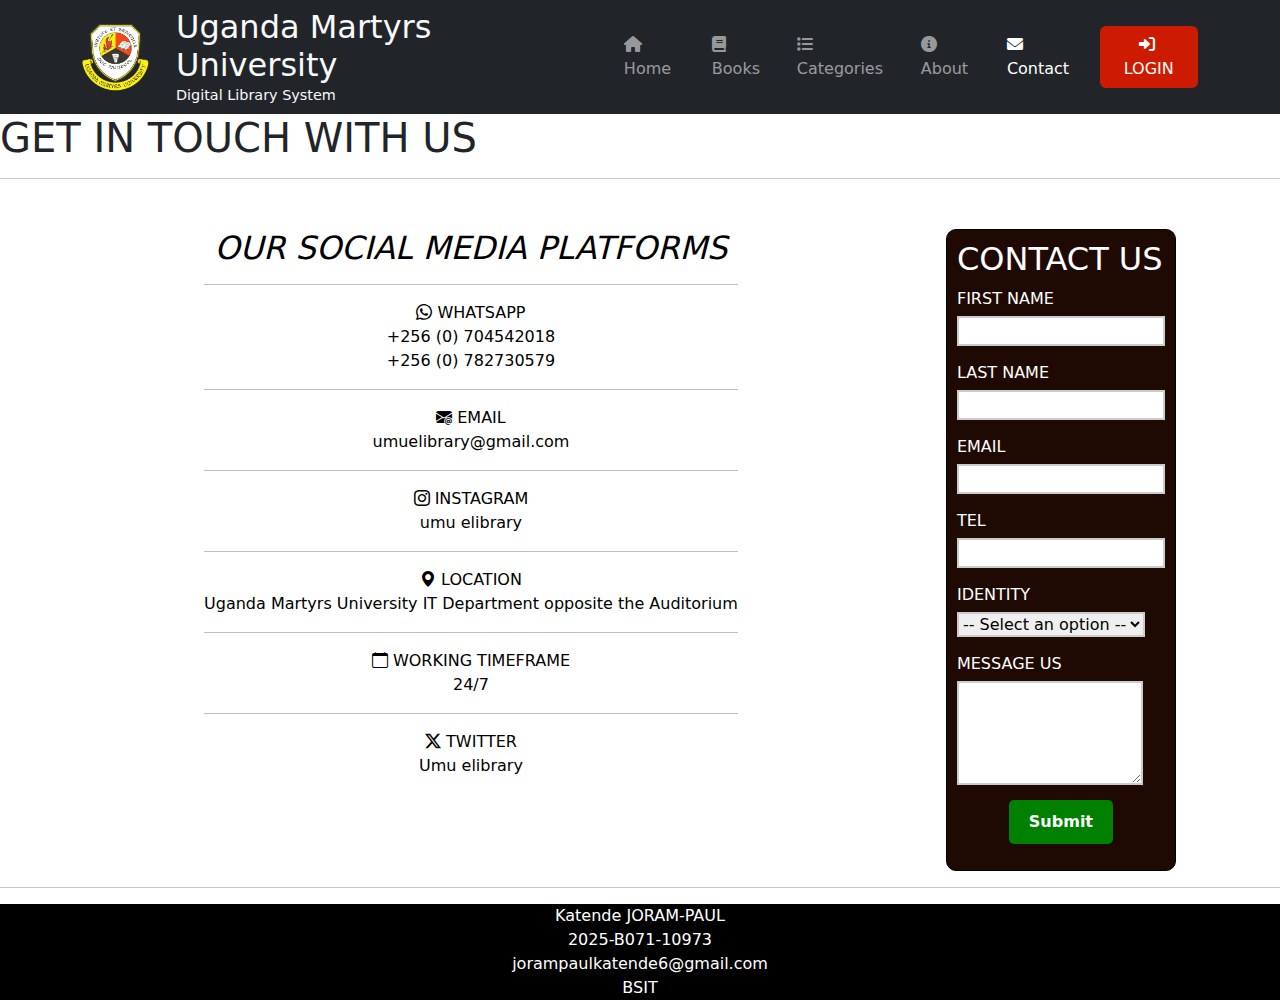
<file: contact.html>
<!doctype html>
<html lang="en">

<head>
    <meta charset="utf-8">
    <meta name="viewport" content="width=device-width, initial-scale=1">
    <title>CONTACT US</title>

    <!-- Bootstrap -->
    <link href="https://cdn.jsdelivr.net/npm/bootstrap@5.3.8/dist/css/bootstrap.min.css" rel="stylesheet">

    <!-- Icons -->
    <link rel="stylesheet" href="https://cdn.jsdelivr.net/npm/bootstrap-icons@1.13.1/font/bootstrap-icons.min.css">
    <link rel="stylesheet" href="https://cdnjs.cloudflare.com/ajax/libs/font-awesome/6.0.0/css/all.min.css">
    <link rel="stylesheet" href="contact.css">
</head>

<body>

<!-- UMU NAVBAR  -->
<header class="main-header">
    <nav class="navbar navbar-expand-lg navbar-dark bg-dark">
        <div class="container">

            <a class="navbar-brand d-flex align-items-center" href="index.html">
                <img src="./images/umu logo.png" alt="UMU Logo" style="height: 70px; width: 70px;" class="me-2">
            </a>

            <div class="university-title d-none d-lg-block me-4">
                <h2 class="mb-0 text-light">
                    <span class="highlight-initial">U</span>ganda
                    <span class="highlight-initial">M</span>artyrs
                    <span class="highlight-initial">U</span>niversity
                </h2>
                <p class="mb-0 text-light" style="font-size: 0.9rem;">Digital Library System</p>
            </div>

            <button class="navbar-toggler" type="button" data-bs-toggle="collapse" data-bs-target="#navbarNav">
                <span class="navbar-toggler-icon"></span>
            </button>

            <div class="collapse navbar-collapse" id="navbarNav">
                <ul class="navbar-nav mx-auto">
                    <li class="nav-item">
                        <a class="nav-link" href="index.html"><i class="fas fa-home me-1"></i> Home</a>
                    </li>
                    <li class="nav-item">
                        <a class="nav-link" href="books/book.html"><i class="fas fa-book me-1"></i> Books</a>
                    </li>
                    <li class="nav-item">
                        <a class="nav-link" href="categories.html"><i class="fas fa-list me-1"></i> Categories</a>
                    </li>
                    <li class="nav-item">
                        <a class="nav-link" href="about.html"><i class="fas fa-info-circle me-1"></i> About</a>
                    </li>
                    <li class="nav-item">
                        <a class="nav-link active" href="contact.html"><i class="fas fa-envelope me-1"></i> Contact</a>
                    </li>
                </ul>

                <div class="d-flex">
                    <a href="login.html" class="btn btn-login" style="background-color: #CC1B00; color:white;">
                        <i class="fas fa-sign-in-alt me-1"></i> LOGIN
                    </a>
                </div>
            </div>
        </div>
    </nav>
</header>
<!-- END NAVBAR -->


<!-- PAGE TITLE -->
<h1 class="main-title">GET IN TOUCH WITH US</h1>
<hr>


<!--  MAIN CONTENT -->
<div class="main-div">

    <!--  SOCIAL MEDIA SECTION -->
    <div class="third-div">
        <center>
            <h2 class="social-title"><i>OUR SOCIAL MEDIA PLATFORMS</i></h2>
            <hr>
            <i class="bi bi-whatsapp"></i> WHATSAPP
            <p>+256 (0) 704542018<br>+256 (0) 782730579</p>
            <hr>

            <i class="bi bi-envelope-at-fill"></i> EMAIL
            <p>umuelibrary@gmail.com</p>
            <hr>

            <i class="bi bi-instagram"></i> INSTAGRAM
            <p>umu elibrary</p>
            <hr>

            <i class="bi bi-geo-alt-fill"></i> LOCATION
            <p>Uganda Martyrs University IT Department opposite the Auditorium</p>
            <hr>

            <i class="bi bi-calendar"></i> WORKING TIMEFRAME
            <p>24/7</p>
            <hr>

            <i class="bi bi-twitter-x"></i> TWITTER
            <p>Umu elibrary</p>
        </center>
    </div>


    <!-- CONTACT FORM -->
    <div class="form">
        <h2 class="form-title">CONTACT US</h2>

        <form id="userform" novalidate>

            <div class="form-group">
                <label>FIRST NAME</label>
                <input type="text" id="firstname" class="form-input" required>
                <span class="error-message" id="firstname-error"></span>
            </div>

            <div class="form-group">
                <label>LAST NAME</label>
                <input type="text" id="lastname" class="form-input" required>
                <span class="error-message" id="lastname-error"></span>
            </div>

            <div class="form-group">
                <label>EMAIL</label>
                <input type="email" id="email" class="form-input" required>
                <span class="error-message" id="email-error"></span>
            </div>

            <div class="form-group">
                <label>TEL</label>
                <input type="tel" id="tel" class="form-input" required>
                <span class="error-message" id="tel-error"></span>
            </div>

            <div class="form-group">
                <label>IDENTITY</label>
                <select id="identity" class="form-input" required>
                    <option value="">-- Select an option --</option>
                    <option value="student">STUDENT</option>
                    <option value="staffmember">STAFF MEMBER</option>
                    <option value="other">OTHER</option>
                </select>
                <span class="error-message" id="identity-error"></span>
            </div>

            <div class="form-group">
                <label>MESSAGE US</label>
                <textarea id="usermessage" rows="4" class="form-input"></textarea>
                <span class="error-message" id="usermessage-error"></span>
            </div>

            <center>
                <button type="submit" class="submit">Submit</button>
            </center>

            <p id="message" class="form-message"></p>

        </form>
    </div>

</div>

<hr>


<!-- FOOTER -->
<footer class="footer">
    <center>
        Katende JORAM-PAUL<br>
        2025-B071-10973<br>
        jorampaulkatende6@gmail.com<br>
        BSIT
    </center>
</footer>
<script src="https://cdn.jsdelivr.net/npm/bootstrap@5.3.8/dist/js/bootstrap.bundle.min.js"></script>
<script src="contact.js"></script>

</body>
</html>
</file>
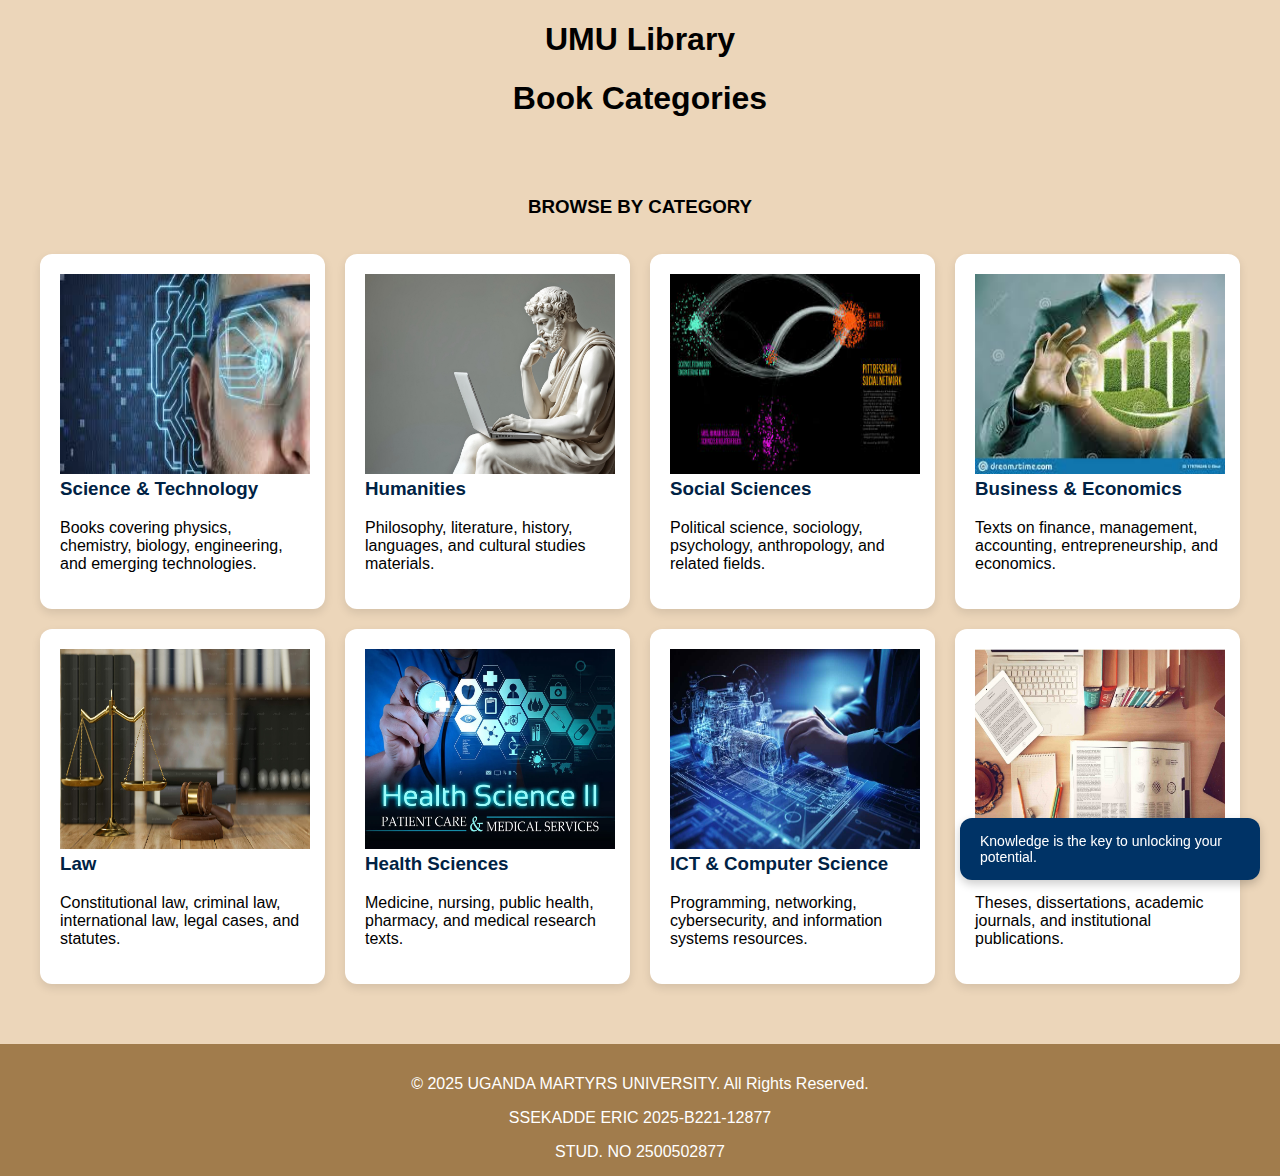
<file: Categories/categories.html>
<!DOCTYPE html>
<html lang="en">
<head>
    <meta charset="UTF-8">
    <meta name="viewport" content="width=, initial-scale=1.0">
    <title>CATEGORIES</title>
    <link rel="stylesheet" href="./categories.css">
</head>
<body>
    <center> <h1>UMU Library </h1></center>
    <center> <h1>Book Categories</h1></center>
  <div class="container">
   <center><h3>BROWSE BY CATEGORY</h3></center>
   <br>

    <div class="grid">
      <div class="card">
        <img src="./science.jpeg" width="250px" height="200px">
        <h3>Science & Technology</h3>
        <p>Books covering physics, chemistry, biology, engineering, and emerging technologies.</p>
      </div>

      <div class="card">
        <img src="./humanities.jpeg" width="250px" height="200px">
        <h3>Humanities</h3>
        <p>Philosophy, literature, history, languages, and cultural studies materials.</p>
      </div>

      <div class="card">
        <img src="./social.jpeg" width="250px" height="200px">
        <h3>Social Sciences</h3>
        <p>Political science, sociology, psychology, anthropology, and related fields.</p>
      </div>

      <div class="card">
        <img src="./economics.jpeg" width="250px" height="200px">
        <h3>Business & Economics</h3>
        <p>Texts on finance, management, accounting, entrepreneurship, and economics.</p>
      </div>

      <div class="card">
        <img src="./law.jpeg" width="250px" height="200px">
        <h3>Law</h3>
        <p>Constitutional law, criminal law, international law, legal cases, and statutes.</p>
      </div>

      <div class="card">
        <img src="Health.webp" width="250px" height="200px">
        <h3>Health Sciences</h3>
        <p>Medicine, nursing, public health, pharmacy, and medical research texts.</p>
      </div>

      <div class="card">
        <img src="./computer.jpg" width="250px" height="200px">
        <h3>ICT & Computer Science</h3>
        <p>Programming, networking, cybersecurity, and information systems resources.</p>
      </div>

      <div class="card">
        <img src="./research.jpeg" width="250px" height="200px">
        <h3>Research & Publications</h3>
        <p>Theses, dissertations, academic journals, and institutional publications.</p>
      </div>
    </div>
  </div>
  <script src="./categories.js"></script>

  <footer>
    <p>&copy; 2025 UGANDA MARTYRS UNIVERSITY. All Rights Reserved.</p>
    <p>SSEKADDE ERIC 2025-B221-12877</p>
   STUD. NO 2500502877
  </footer>
</body>
</html>
</file>
<file: about.css>
/* GLOBAL STYLES */
body {
  font-family: 'Times New Roman', serif;
  background-color: #f5f6fa;
  color: #444;
  line-height: 1.6;
}

.section-title {
  color:  #3b1604;
}

.highlight {
  color:  #3b1604;
}

/* NAVIGATION BAR*/
.main-header .navbar {
  background-color:  #3b1604;
}

/* CAROUSELS */
.carousel-img {
  max-height: 500px;
  object-fit: cover;
}

/* US SECTION*/
.us ul {
  list-style: none;
  padding-left: 0;
}

.us ul li {
  margin-bottom: 10px;
}

/* MORE SECTION */
.card-box {
  width: 18rem;
  margin: 0 auto;
}

/* SERVICES */
.service-card {
  background-color: #3b1604;
  color: white;
}

/* FOOTER */
.footer {
  background-color: #3b1604;
  color: white;
  display: flex;
  justify-content: space-around;
  padding: 40px 20px;
}

.footer a {
  color: #cfdce6;
  text-decoration: none;
}

.footer a:hover {
  text-decoration: underline;
}

/* SIGN UP BUTTON */
.signup-btn {
  background-color: rgb(161, 126, 193);
}
</file>
<file: categories.css>
* {
    box-sizing: border-box;
    margin: 0;
    padding: 0;
}

body {
    font-family: 'Segoe UI', Tahoma, Geneva, Verdana, sans-serif;
    background-color: #fdf6f0; 
    color: #333;
}

/* NAVBAR */
.navbar-container {
    background-color: #341006;
}

.navbar {
    display: flex;
    align-items: center;
    justify-content: space-between;
    padding: 10px 20px;
    flex-wrap: wrap;
}

.logo {
    display: flex;
    align-items: center;
    gap: 10px;
}

.logo img {
    height: 60px;
    width: 60px;
}

.university-name h2 {
    color: #fff;
    font-size: 1.1rem;
}

.university-name p {
    font-size: 0.8rem;
    color: #f5d7c1; /* soft cream text */
}

.nav-links {
    display: flex;
    gap: 20px;
    list-style: none;
}

.nav-links li a {
    color: #f5d7c1;
    text-decoration: none;
    font-weight: 500;
    padding: 5px 10px;
    transition: 0.3s;
}

.nav-links li a:hover,
.nav-links li a.active {
    background-color: #5c1e0d; /* slightly lighter maroon */
    border-radius: 5px;
}

.btn-login {
    background-color: #cc1b00;
    color: #fff;
    padding: 6px 12px;
    border-radius: 5px;
    font-weight: 500;
}

.btn-login:hover {
    background-color: #990f00;
}

/* PAGE HEADER */
.page-header {
    text-align: center;
    padding: 60px 20px;
    background: #5c1e0d; /* darker maroon gradient */
    color: #fff;
}

.page-header h1 {
    font-size: 2.8rem;
    margin-bottom: 10px;
}

.page-header p.subtitle {
    font-size: 1.2rem;
}

/* CATEGORIES */
.categories-section {
    padding: 50px 20px;
}

.section-title {
    text-align: center;
    font-size: 2rem;
    margin-bottom: 40px;
    color: #341006;
}

.grid {
    display: grid;
    grid-template-columns: repeat(auto-fit, minmax(250px, 1fr));
    gap: 30px;
}

.card {
    background-color: #fdf6f0; 
    border-radius: 15px;
    box-shadow: 0 8px 25px rgba(0,0,0,0.1);
    padding: 20px;
    text-align: center;
    transition: transform 0.3s, box-shadow 0.3s;
}

.card img {
    width: 100%;
    height: 180px;
    object-fit: cover;
    border-radius: 10px;
    margin-bottom: 15px;
}

.card h3 {
    color: #341006;
    font-size: 1.2rem;
    margin-bottom: 10px;
}

.card p {
    color: #5c1e0d;
    font-size: 0.95rem;
    margin-bottom: 15px;
}

.card:hover {
    transform: translateY(-5px);
    box-shadow: 0 15px 35px rgba(0,0,0,0.2);
}

.btn-card {
    display: inline-block;
    padding: 8px 15px;
    background-color: #341006;
    color: #fff;
    border-radius: 8px;
    text-decoration: none;
    font-weight: 500;
}

.btn-card:hover {
    background-color: #5c1e0d;
}

/* FOOTER */
footer {
    background-color: #341006;
    color: #f5d7c1;
    text-align: center;
    padding: 25px 20px;
    font-size: 0.95rem;
}

/* RESPONSIVE */
@media (max-width: 768px) {
    .navbar {
        flex-direction: column;
        align-items: flex-start;
    }
    .nav-links {
        flex-direction: column;
        width: 100%;
        display: none;
    }
    .nav-links.active {
        display: flex;
    }
    .menu-toggle {
        display: block;
        color: #fff;
        cursor: pointer;
        font-size: 1.5rem;
    }
}
</file>
<file: contact.css>
.main-div{
    margin-left: 100px;
    margin-top: 50px;
    display: flex;
    flex-basis: 25%;
    justify-content: space-around;
    

    
}
.form{
    padding: 10px;
    border: black solid 1px;
    background-color: #1f0a03;
    border-radius: 10px;
    color: white;
}
.form-group {
    margin-bottom: 15px;
}
.second-div input{
    width: 400px;
    border-radius: 5px;
    padding: 8px;
}
.second-div select,
.second-div textarea {
    width: 400px;
}
.second-div textarea{
    border-radius: 10px;
    padding: 8px;
}
.form-input {
    display: block;
    margin-top: 5px;
    border: 2px solid #ccc;
    transition: border-color 0.3s ease;
}
.form-input:focus {
    outline: none;
    border-color: #4CAF50;
    box-shadow: 0 0 5px rgba(76, 175, 80, 0.3);
}
.form-input.input-error {
    border-color: #f44336;
    background-color: #ffebee;
}
.error-message {
    display: block;
    color: #f44336;
    font-size: 12px;
    margin-top: 4px;
    font-weight: bold;
}
.third-div{
    border: white 1px;
    color: black;
    border-radius: 10px;
}
.submit{
    border-radius: 5px;
    background-color: green;
    color: white;
    padding: 10px 20px;
    border: none;
    cursor: pointer;
    font-weight: bold;
    transition: background-color 0.3s ease;
}
.submit:hover {
    background-color: darkgreen;
}
.submit:active {
    transform: scale(0.98);
}
.footer{
    display: flex;
    background-color: black;
    color: white;
    justify-content: center;
}
</file>
<file: Categories/categories.css>
body {
      font-family: Arial, sans-serif;
      margin: 0;
      background: #ecd6ba;
    }
    header {
      background: #003366;
      color: #fff;
      padding: 20px;
      text-align: center;
    }
    .container {
      max-width: 1200px;
      margin: 40px auto;
      padding: 20px;
    }
    h2 {
      color: #003366;
      margin-bottom: 20px;
    }
    .grid {
      display: grid;
      grid-template-columns: repeat(auto-fit, minmax(250px, 1fr));
      gap: 20px;
    }
    .card {
      background: white;
      border-radius: 12px;
      padding: 20px;
      box-shadow: 0 4px 10px rgba(0,0,0,0.1);
      transition: transform 0.2s ease, box-shadow 0.2s ease;
    }
    .card:hover {
      transform: translateY(-5px);
      box-shadow: 0 6px 14px rgba(0,0,0,0.15);
    }
    .card h3 {
      margin-top: 0;
      color: #002244;
    }
    footer {
      background: #a17c4c;
      color: #fff;
      text-align: center;
      padding: 15px;
      margin-top: 40px;
    }
</file>
<file: home.css>
/* GLOBAL RESET & BASE STYLES */
* {
    margin: 0;
    padding: 0;
    box-sizing: border-box;
}

body {
    font-family:'Times New Roman', Times, serif;
    background-color: #f5f6fa;
    color: #444;
    line-height: 1.6;
}

/* University Title  */
.highlight-initial {
    color: #CC1B00; 
}

/* NAVBAR */
.main-header {
    width: 100%;
    background-color: rgba(0, 0, 0, 0.7);
    backdrop-filter: blur(5px);
    padding: 10px 0;
    position: fixed;
    z-index: 1000;
}

.navbar {
    font-size: 1rem;
    text-transform: capitalize;
}

.nav-link {
    color: #f5f5f5 !important;
    font-weight: 500;
    transition: 0.3s ease-in-out;
}

.nav-link:hover {
    color: #CC1B00 !important;
    transform: translateY(-2px);
}

.btn-login {
    padding: 8px 15px;
    border-radius: 6px;
    font-weight: 600;
}

/* HERO SECTION */
.hero {
    position: relative;
    width: 100%;
    height: 100vh;
    display: flex;
    justify-content: center;
    align-items: center;
    text-align: center;
    padding: 0 20px;
    overflow: hidden;
}

/* Hero background with Ken Burns effect */
.hero::before {
    content: "";
    position: absolute;
    top: 0;
    left: 0;
    width: 100%;
    height: 100%;
    background-image: url('./images/lib-background.jpg');
    background-size: cover;
    background-position: center;
    background-repeat: no-repeat;
    z-index: -1;
    animation: kenburns 20s ease-in-out infinite alternate;
}
/* Hero text/buttons */
.hero-content h1 {
    font-size: 3rem;
    font-weight: 800;
    color: white;
    position: relative;
    z-index: 1;
}

.hero-content p {
    font-size: 1.2rem;
    color: #eee;
    position: relative;
    z-index: 1;
}

.search-container {
    margin-top: 25px;
    display: flex;
    justify-content: center;
    width: 100%;
    position: relative;
    z-index: 1;
}

.search-bar {
    display: flex;
    width: 60%;
    background-color: white;
    border-radius: 50px;
    overflow: hidden;
    position: relative;
}

.search-input {
    flex: 1;
    padding: 12px 20px;
    border: none;
    outline: none;
}

.search-btn {
    background-color: #CC1B00;
    border: none;
    padding: 0 25px;
    color: white;
    cursor: pointer;
}

.hero-buttons {
    margin-top: 20px;
}

.hero-buttons .btn-primary,
.hero-buttons .btn-secondary {
    transition: all 0.3s ease;
    cursor: pointer;
}

.hero-buttons .btn-primary {
    background-color: #CC1B00;
    border: none;
    padding: 10px 18px;
}

.hero-buttons .btn-primary:hover {
    background-color: #e63928;
    transform: translateY(-2px);
    box-shadow: 0 8px 20px rgba(0,0,0,0.2);
}

.hero-buttons .btn-secondary {
    background-color: #222;
    border: none;
    padding: 10px 18px;
}

.hero-buttons .btn-secondary:hover {
    background-color: #444;
    transform: translateY(-2px);
    box-shadow: 0 8px 20px rgba(0,0,0,0.2);
}

/* BLOG / BOOK CARDS */
.blog-section {
    padding: 60px 0;
}

.section-title {
    text-align: center;
    font-size: 2rem;
    font-weight: 700;
    margin-bottom: 30px;
}

.blog-cards-grid {
    display: grid;
    gap: 35px;
    grid-template-columns: repeat(auto-fit, minmax(280px, 1fr));
}

.blog-card {
    background: #f9f9f9;
    padding: 15px;
    border-radius: 10px;
    box-shadow: 0 5px 15px rgba(0,0,0,0.1);
    transition: 0.3s;
}

.blog-card:hover {
    transform: translateY(-5px);
}

.card-image img {
    width: 100%;
    height: 425px;
    border-radius: 10px;
    object-fit: cover;
}

.card-title {
    font-size: 1.3rem;
    font-weight: 700;
    margin: 10px 0;
}

.card-author {
    color: gray;
}

.card-rating {
    color: #f39c12;
}

.card-excerpt {
    margin: 10px 0;
}

.card-meta {
    display: flex;
    justify-content: space-between;
    margin: 10px 0;
}

.read-btn {
    background-color: #CC1B00;
    color: white;
    padding: 8px 12px;
    border-radius: 6px;
    text-decoration: none;
    font-weight: 600;
}

.card-actions,
.action-buttons {
    display: flex;
    gap: 10px;
    justify-content: flex-start;
    align-items: center;
}

.icon-btn {
    border: none;
    background: transparent;
    cursor: pointer;
    font-size: 1.2rem;
    color: #333;
    transition: 0.3s ease;
}

.icon-btn:hover {
    color: #CC1B00;
    transform: translateY(-2px);
}

/* FEATURES */
.features-section {
    padding: 60px 0;
    background-color: white;
}

.features-grid {
    display: grid;
    grid-template-columns: repeat(auto-fit, minmax(260px, 1fr));
    gap: 25px;
}

.feature-card {
    background: #fff;
    padding: 30px 20px;
    border-radius: 15px;
    box-shadow: 0 5px 15px rgba(0,0,0,0.1);
    text-align: center;
}

.feature-icon {
    font-size: 3rem;
    color: #CC1B00;
    margin-bottom: 15px;
}
.whats-new {
    background: #faefd8;
    padding: 50px 0;
}

.new-title {
    font-size: 1.2rem;
    font-weight: bold;
    margin-bottom: 20px;
    letter-spacing: 2px;
}

.new-wrapper {
    display: flex;
    gap: 30px;
    flex-wrap: wrap;
    align-items: flex-start;
}

/* Carousel styling */
.new-carousel {
    width: 300px;
    border-radius: 10px;
    overflow: hidden;
}

.new-carousel img {
    border-radius: 10px;
    height: 200px;
    object-fit: cover;
}

/* Text styling */
.new-content {
    max-width: 600px;
}

.new-date {
    font-size: 0.9rem;
    color: #333;
    font-style: italic;
}

.new-heading {
    font-size: 2rem;
    font-weight: bold;
    margin-bottom: 10px;
}

.new-text {
    font-size: 1rem;
    line-height: 1.6;
    color: #444;
}

.new-link {
    display: inline-block;
    margin-top: 10px;
    font-size: 1.2rem;
    color: #cc1b00;
    font-weight: bold;
    text-decoration: none;
}

.new-link:hover {
    text-decoration: underline;
}

/* Make responsive */
@media (max-width: 768px) {
    .new-wrapper {
        flex-direction: column;
    }

    .new-carousel {
        width: 100%;
    }
}

/* FOOTER */
.footer {
    background: #1e0202;
    color: white;
    padding: 25px 0;
    margin-top: 40px;
}

.footer-content {
    text-align: center;
}

.social-links {
    margin-top: 15px;
    text-align: center;
}

.social-links a {
    margin: 0 10px;
    color: white;
    font-size: 1.5rem;
    transition: 0.3s;
}

.social-links a:hover {
    color: #CC1B00; 
}
</file>
